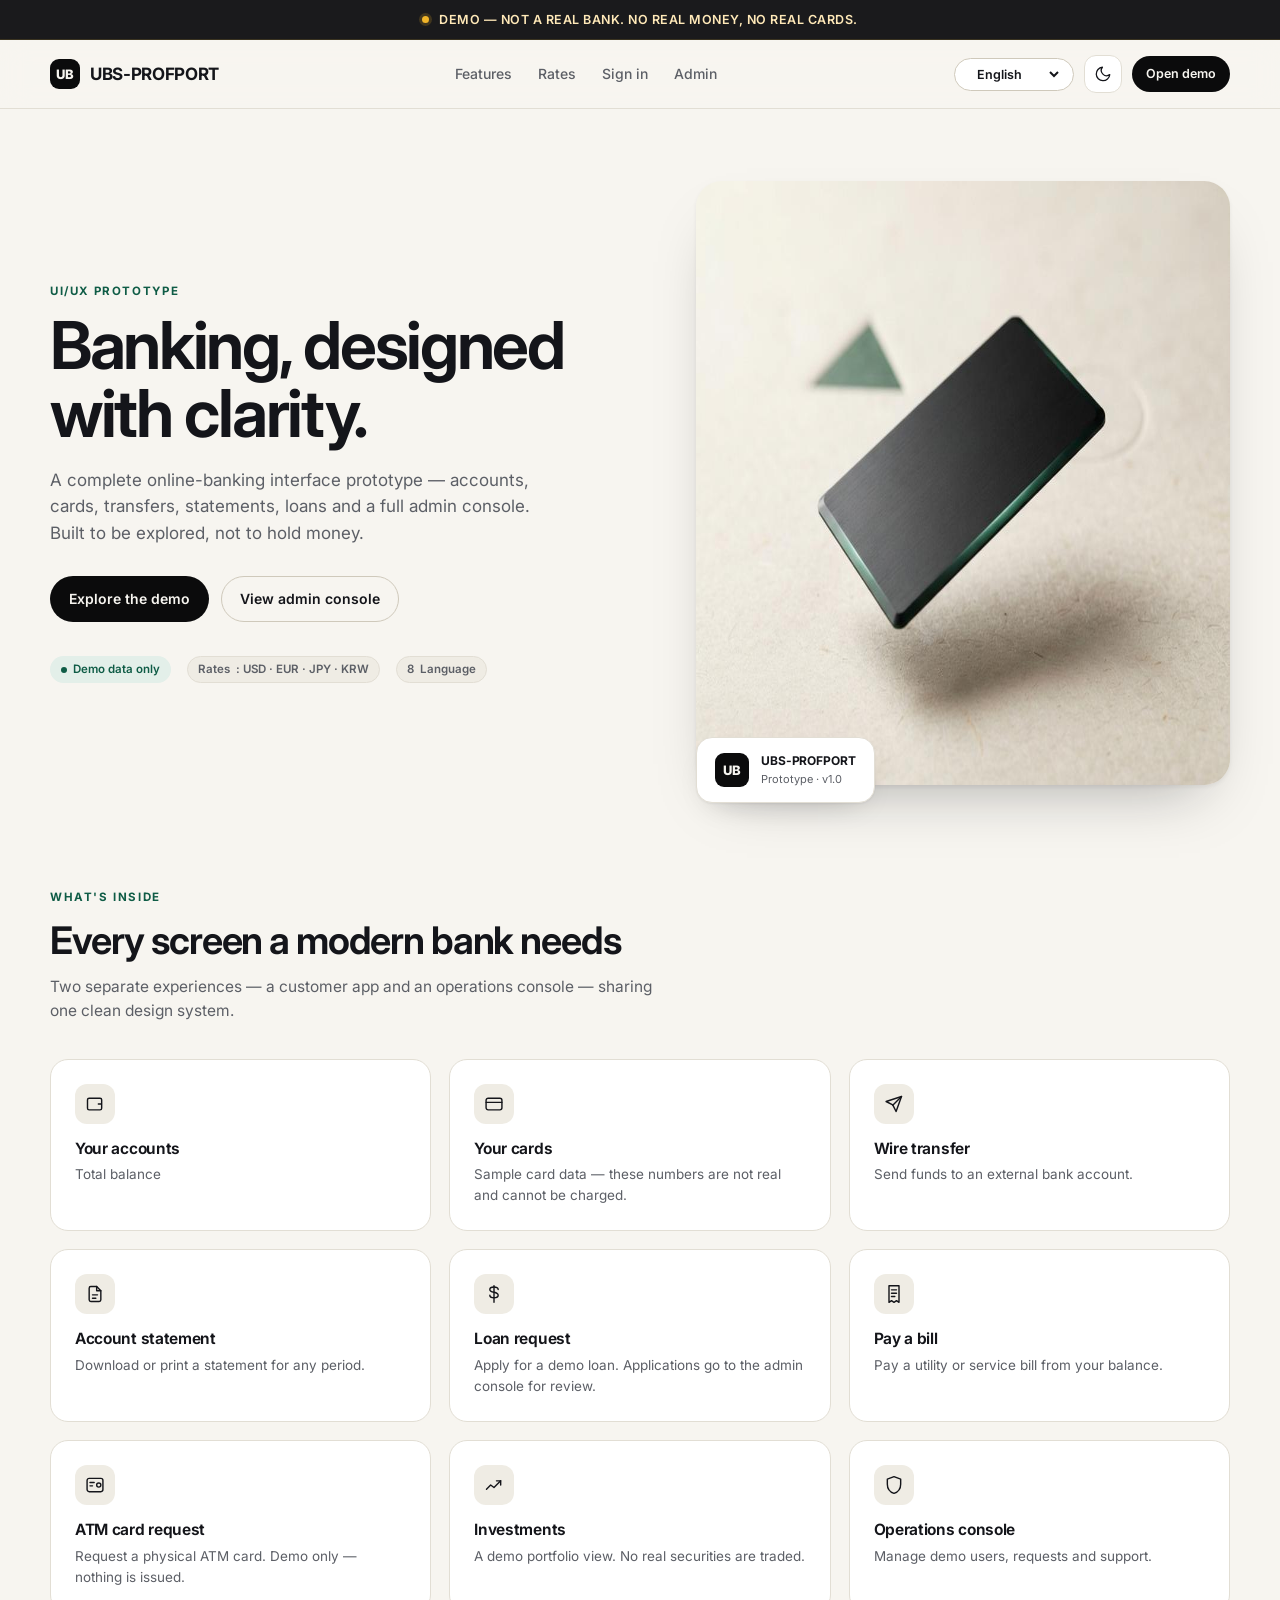
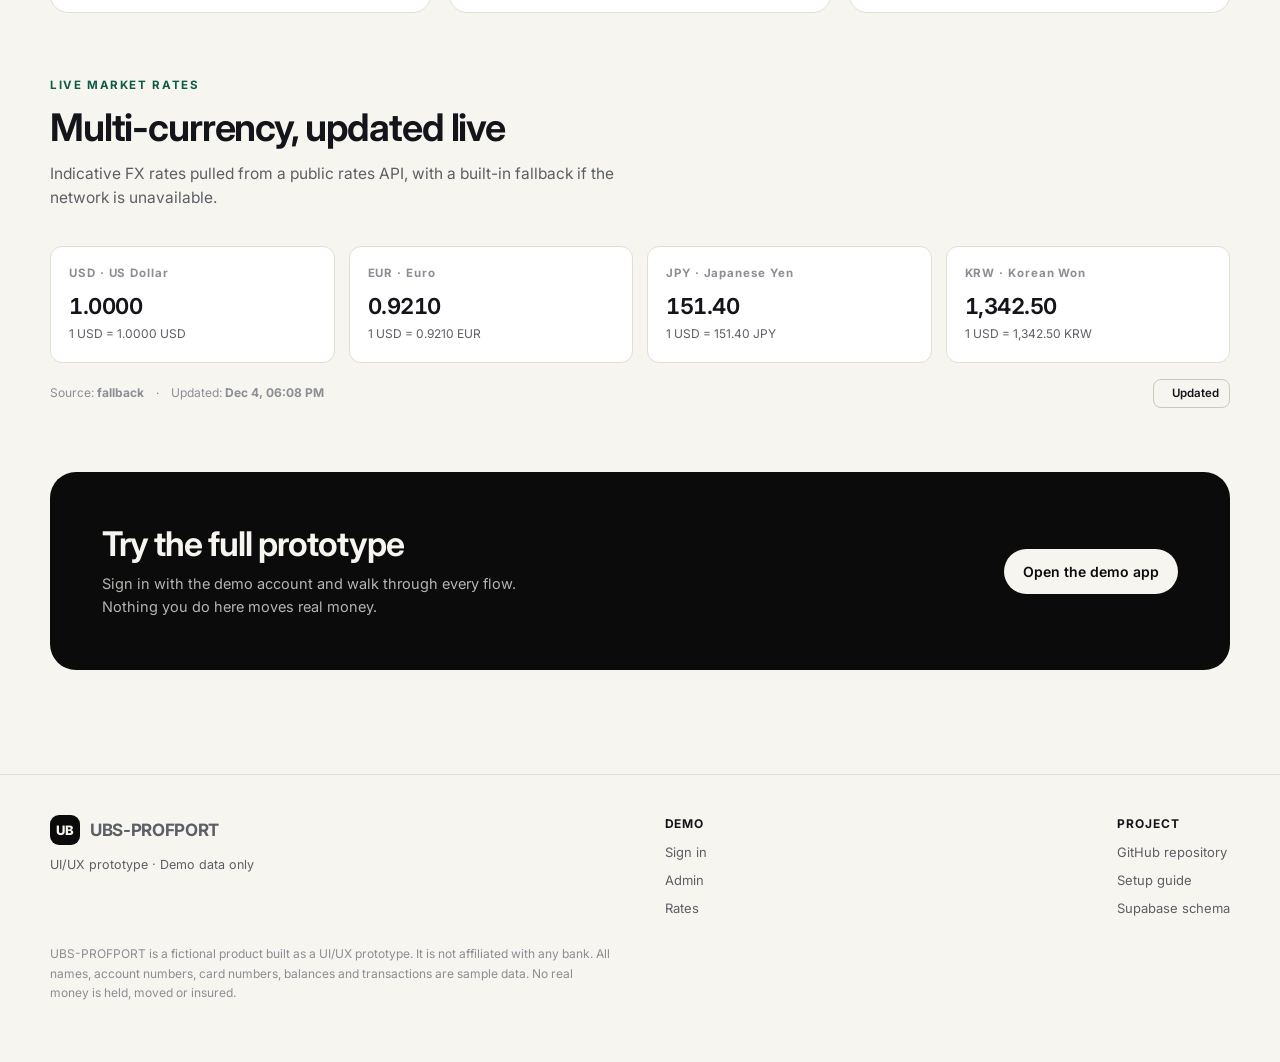
<file: index.html>
<!DOCTYPE html>
<html lang="en" data-theme="light">
<head>
<meta charset="utf-8">
<meta name="viewport" content="width=device-width, initial-scale=1">
<title>UBS-PROFPORT — Demo Online Banking Prototype</title>
<meta name="description" content="UBS-PROFPORT is a UI/UX prototype of an online banking interface. Demo only — not a real bank.">
<meta name="robots" content="noindex">
<link rel="preconnect" href="https://fonts.googleapis.com">
<link rel="preconnect" href="https://fonts.gstatic.com" crossorigin>
<link href="https://fonts.googleapis.com/css2?family=Inter:wght@400;500;600;700;800&display=swap" rel="stylesheet">
<link rel="stylesheet" href="assets/app.css">
</head>
<body>

<div class="demo-banner" role="alert">
  <span class="dot" aria-hidden="true"></span>
  <span data-i18n="banner">DEMO — not a real bank. No real money, no real cards.</span>
</div>

<header class="site-nav">
  <div class="wrap inner">
    <a class="brand" href="index.html">
      <span class="brand-mark">UB</span>
      <span>UBS-PROFPORT</span>
    </a>
    <nav class="nav-links">
      <a href="#features" data-i18n="nav.features">Features</a>
      <a href="#rates" data-i18n="nav.rates">Rates</a>
      <a href="app.html" data-i18n="nav.signin">Sign in</a>
      <a href="admin.html" data-i18n="nav.admin">Admin</a>
    </nav>
    <div class="row gap-10">
      <span id="langSlot"></span>
      <span id="themeSlot"></span>
      <a class="btn sm" href="app.html" data-i18n="nav.open">Open demo</a>
    </div>
  </div>
</header>

<main>
  <!-- HERO -->
  <section class="hero">
    <div class="wrap hero-grid">
      <div>
        <div class="eyebrow" data-i18n="hero.eyebrow">UI/UX prototype</div>
        <h1 data-i18n="hero.title">Banking, designed with clarity.</h1>
        <p class="lede" data-i18n="hero.lede">A complete online-banking interface prototype — accounts, cards, transfers, statements, loans and a full admin console. Built to be explored, not to hold money.</p>
        <div class="hero-cta">
          <a class="btn" href="app.html" data-i18n="hero.cta1">Explore the demo</a>
          <a class="btn ghost" href="admin.html" data-i18n="hero.cta2">View admin console</a>
        </div>
        <div class="row gap-16" style="margin-top:34px;flex-wrap:wrap">
          <span class="pill accent"><span class="dot"></span><span data-i18n="hero.badge">Demo data only</span></span>
          <span class="pill"><span data-i18n="nav.rates">Rates</span>: USD · EUR · JPY · KRW</span>
          <span class="pill">8 <span data-i18n="settings.language">Language</span></span>
        </div>
      </div>
      <div class="hero-visual">
        <img src="images/hero.jpg" alt="Abstract matte black demo debit card on an off-white background" width="900" height="604">
        <div class="hero-badge">
          <span class="brand-mark" style="width:34px;height:34px">UB</span>
          <div>
            <div style="font-size:12px;font-weight:700;letter-spacing:-.01em">UBS-PROFPORT</div>
            <div style="font-size:11px;color:var(--text-2)">Prototype · v1.0</div>
          </div>
        </div>
      </div>
    </div>
  </section>

  <!-- FEATURES -->
  <section class="section" id="features">
    <div class="wrap">
      <div class="section-head">
        <div class="eyebrow" data-i18n="feat.eyebrow">What's inside</div>
        <h2 data-i18n="feat.title">Every screen a modern bank needs</h2>
        <p data-i18n="feat.lede">Two separate experiences — a customer app and an operations console — sharing one clean design system.</p>
      </div>
      <div class="feature-grid" id="featureGrid"></div>
    </div>
  </section>

  <!-- RATES -->
  <section class="section" id="rates" style="padding-top:0">
    <div class="wrap">
      <div class="section-head">
        <div class="eyebrow" data-i18n="rates.eyebrow">Live market rates</div>
        <h2 data-i18n="rates.title">Multi-currency, updated live</h2>
        <p data-i18n="rates.lede">Indicative FX rates pulled from a public rates API, with a built-in fallback if the network is unavailable.</p>
      </div>
      <div class="rates-strip" id="ratesStrip"></div>
      <div class="row gap-12" style="margin-top:16px;flex-wrap:wrap;font-size:12px;color:var(--text-3)">
        <span><span data-i18n="rates.source">Source</span>: <b id="rateSource">—</b></span>
        <span>·</span>
        <span><span data-i18n="rates.updated">Updated</span>: <b id="rateUpdated">—</b></span>
        <button class="btn xs ghost" id="refreshRates" type="button" style="margin-left:auto"></button>
      </div>
    </div>
  </section>

  <!-- CTA -->
  <section class="section" style="padding-top:0">
    <div class="wrap">
      <div class="cta-band">
        <div>
          <h2 data-i18n="cta.title">Try the full prototype</h2>
          <p data-i18n="cta.lede">Sign in with the demo account and walk through every flow. Nothing you do here moves real money.</p>
        </div>
        <a class="btn" href="app.html" data-i18n="cta.btn">Open the demo app</a>
      </div>
    </div>
  </section>
</main>

<footer class="site-footer">
  <div class="wrap">
    <div class="footer-grid">
      <div style="max-width:280px">
        <div class="brand" style="margin-bottom:10px"><span class="brand-mark">UB</span><span>UBS-PROFPORT</span></div>
        <div style="font-size:12.5px;line-height:1.6">UI/UX prototype · <span data-i18n="hero.badge">Demo data only</span></div>
      </div>
      <div class="stack gap-8">
        <b style="color:var(--text);font-size:12px;text-transform:uppercase;letter-spacing:.08em">Demo</b>
        <a href="app.html" data-i18n="nav.signin">Sign in</a>
        <a href="admin.html" data-i18n="nav.admin">Admin</a>
        <a href="#rates" data-i18n="nav.rates">Rates</a>
      </div>
      <div class="stack gap-8">
        <b style="color:var(--text);font-size:12px;text-transform:uppercase;letter-spacing:.08em">Project</b>
        <a href="https://github.com/Ubnlord/UBS-PROFPORT" target="_blank" rel="noopener">GitHub repository</a>
        <a href="setup.html">Setup guide</a>
        <a href="supabase-schema.sql" download>Supabase schema</a>
      </div>
    </div>
    <p class="footer-note" data-i18n="footer.note">UBS-PROFPORT is a fictional product built as a UI/UX prototype. It is not affiliated with any bank. All names, account numbers, card numbers, balances and transactions are sample data. No real money is held, moved or insured.</p>
  </div>
</footer>

<div id="toasts"></div>
<script src="assets/config.js"></script>
<script src="assets/data.js"></script>
<script src="assets/core.js?v=4"></script>
<script src="assets/bridge.js?v=1"></script>
<script>
(function () {
  UBS.initChrome();

  document.getElementById("langSlot").innerHTML = UBS.langSelectHTML();
  document.getElementById("themeSlot").innerHTML = UBS.themeBtnHTML();
  UBS.wireLangSelect();
  UBS.wireThemeBtn();

  var FEATURES = [
    { i: "wallet", k: "dash.accounts", d: "dash.balance" },
    { i: "card", k: "cards.title", d: "cards.sub" },
    { i: "send", k: "wire.title", d: "wire.sub" },
    { i: "doc", k: "stmt.title", d: "stmt.sub" },
    { i: "loan", k: "loan.title", d: "loan.sub" },
    { i: "bill", k: "bill.title", d: "bill.sub" },
    { i: "atm", k: "atm.title", d: "atm.sub" },
    { i: "invest", k: "invest.title", d: "invest.sub" },
    { i: "shield", k: "admin.title", d: "admin.sub" }
  ];

  function renderFeatures() {
    document.getElementById("featureGrid").innerHTML = FEATURES.map(function (f) {
      return '<article class="feature"><div class="fi">' + UBS.icon(f.i) + "</div>" +
        "<h3>" + UBS.t(f.k) + "</h3><p>" + UBS.t(f.d) + "</p></article>";
    }).join("");
  }

  var CODES = ["USD", "EUR", "JPY", "KRW"];
  var NAMES = { USD: "US Dollar", EUR: "Euro", JPY: "Japanese Yen", KRW: "Korean Won" };

  function renderRates(rates) {
    var strip = document.getElementById("ratesStrip");
    strip.innerHTML = CODES.map(function (c) {
      var per = c === "USD" ? 1 : rates[c];
      var label = c === "USD" ? "1.0000" : UBS.fmtNum(per, c === "JPY" || c === "KRW" ? 2 : 4);
      return '<div class="rate-card"><div class="code">' + c + " · " + NAMES[c] + "</div>" +
        '<div class="val">' + label + "</div>" +
        '<div class="chg muted">1 USD = ' + label + " " + c + "</div></div>";
    }).join("");
    document.getElementById("rateSource").textContent = rates.source || "fallback";
    document.getElementById("rateUpdated").textContent = UBS.fmtDateTime(rates.fetchedAt || Date.now());
  }

  function loadRates() {
    var btn = document.getElementById("refreshRates");
    btn.innerHTML = UBS.icon("refresh") + " " + UBS.t("rates.updated");
    btn.disabled = true;
    UBS.fetchRates().then(function (r) {
      renderRates(r);
      btn.disabled = false;
    });
  }

  renderFeatures();
  loadRates();
  document.getElementById("refreshRates").addEventListener("click", loadRates);

  document.addEventListener("ubs:lang", function () {
    renderFeatures();
    var r = UBSData.getRates();
    if (r) renderRates(r);
    document.getElementById("refreshRates").innerHTML = UBS.icon("refresh") + " " + UBS.t("rates.updated");
  });
})();
</script>
</body>
</html>
</file>
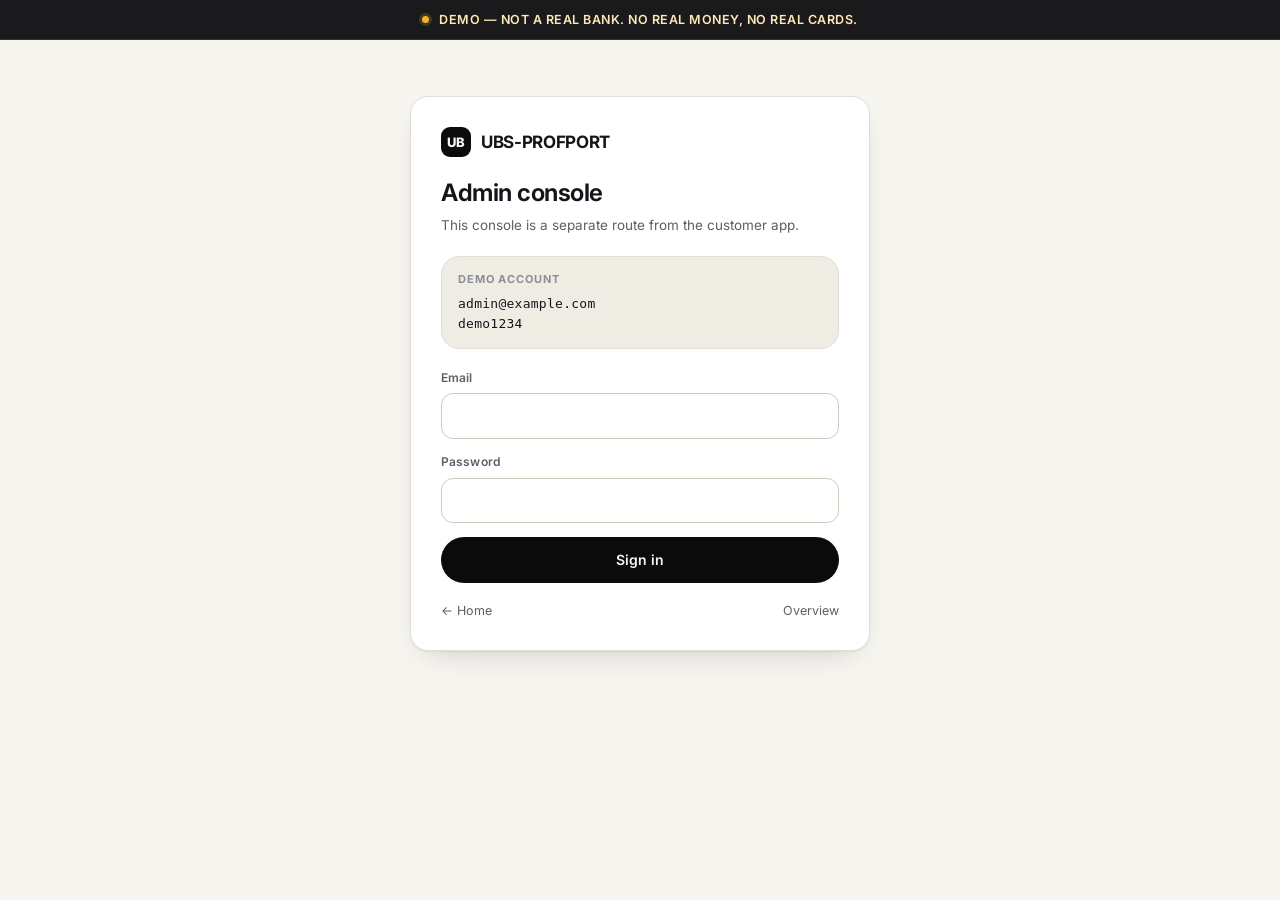
<file: admin.html>
<!DOCTYPE html>
<html lang="en" data-theme="light">
<head>
<meta charset="utf-8">
<meta name="viewport" content="width=device-width, initial-scale=1">
<title>UBS-PROFPORT — Demo Admin Console</title>
<meta name="robots" content="noindex">
<link rel="preconnect" href="https://fonts.googleapis.com">
<link rel="preconnect" href="https://fonts.gstatic.com" crossorigin>
<link href="https://fonts.googleapis.com/css2?family=Inter:wght@400;500;600;700;800&display=swap" rel="stylesheet">
<link rel="stylesheet" href="assets/app.css">
</head>
<body>

<div class="demo-banner" role="alert">
  <span class="dot" aria-hidden="true"></span>
  <span data-i18n="banner">DEMO — not a real bank. No real money, no real cards.</span>
</div>

<div class="admin-shell">

  <aside class="sidebar" id="sidebar">
    <div class="brand"><span class="brand-mark">UB</span><span>UBS-PROFPORT</span></div>
    <div style="padding:0 8px 14px"><span class="admin-tag" data-i18n="admin.youradmin">Admin console</span></div>

    <div class="side-label" data-i18n="admin.overview">Overview</div>
    <a class="side-link active" data-view="overview">${icon:grid}<span data-i18n="admin.overview">Overview</span></a>
    <a class="side-link" data-view="users">${icon:users}<span data-i18n="admin.users">Users</span></a>

    <div class="side-label" data-i18n="admin.requests">Requests</div>
    <a class="side-link" data-view="requests">${icon:doc}<span data-i18n="admin.requests">Requests</span><span class="badge" id="reqBadge">0</span></a>
    <a class="side-link" data-view="loans">${icon:loan}<span data-i18n="admin.loans">Loans</span></a>

    <div class="side-label" data-i18n="admin.inbox">Support inbox</div>
    <a class="side-link" data-view="inbox">${icon:inbox}<span data-i18n="admin.inbox">Support inbox</span><span class="badge" id="msgBadge">0</span></a>

    <div class="sidebar-foot">
      <a class="side-link" href="app.html">${icon:home}<span data-i18n="nav.home">Home</span></a>
      <a class="side-link" href="index.html">${icon:globe}<span data-i18n="nav.home">Home</span></a>
    </div>
  </aside>

  <main class="main">
    <div class="mobile-topbar">
      <button class="icon-btn" id="menuBtn" aria-label="Menu">${icon:menu}</button>
      <div class="brand" style="font-size:15px"><span class="brand-mark" style="width:26px;height:26px;font-size:11px">UB</span><span>Admin</span></div>
      <div class="row gap-8"><span id="langSlotM"></span><span id="themeSlotM"></span></div>
    </div>

    <div class="topbar">
      <div>
        <h1 id="pageTitle" data-i18n="admin.title">Operations console</h1>
        <div class="sub" id="pageSub" data-i18n="admin.separate">This console is a separate route from the customer app.</div>
      </div>
      <div class="topbar-actions">
        <span id="langSlot"></span>
        <span id="themeSlot"></span>
        <button class="btn sm" id="createUserBtn">${icon:plus}<span data-i18n="admin.createuser">Create user</span></button>
      </div>
    </div>

    <!-- OVERVIEW -->
    <section class="view active" id="view-overview">
      <div class="stat-grid" style="margin-bottom:18px">
        <div class="stat"><div class="k" data-i18n="admin.totalusers">Total users</div><div class="v" id="stUsers">—</div></div>
        <div class="stat"><div class="k" data-i18n="admin.totalbal">Total balances</div><div class="v" id="stBal">—</div></div>
        <div class="stat"><div class="k" data-i18n="admin.pendingreq">Pending requests</div><div class="v" id="stReq">—</div></div>
        <div class="stat"><div class="k" data-i18n="admin.openmsgs">Open messages</div><div class="v" id="stMsg">—</div></div>
      </div>
      <div class="grid-2">
        <div class="card">
          <div class="card-title" style="margin-bottom:12px" data-i18n="admin.users">Users</div>
          <div class="table-wrap"><table class="tbl"><thead><tr>
            <th data-i18n="admin.user">User</th><th data-i18n="admin.balance">Balance</th><th data-i18n="common.status">Status</th>
          </tr></thead><tbody id="ovUsers"></tbody></table></div>
        </div>
        <div class="card">
          <div class="card-title" style="margin-bottom:12px" data-i18n="admin.pendingreq">Pending requests</div>
          <div class="table-wrap"><table class="tbl"><tbody id="ovReq"></tbody></table></div>
        </div>
      </div>
    </section>

    <!-- USERS -->
    <section class="view" id="view-users">
      <div class="card">
        <div class="spread" style="margin-bottom:14px;flex-wrap:wrap">
          <div class="card-title" data-i18n="admin.users">Users</div>
          <div class="row gap-8">
            <input class="input" id="userSearch" data-i18n-ph="common.search" placeholder="Search" style="width:200px;padding:8px 12px">
            <button class="btn sm" id="createUserBtn2">${icon:plus}<span data-i18n="admin.createuser">Create user</span></button>
          </div>
        </div>
        <div class="table-wrap">
          <table class="tbl"><thead><tr>
            <th data-i18n="admin.user">User</th><th data-i18n="admin.acct">Account</th>
            <th data-i18n="admin.balance">Balance</th><th data-i18n="common.status">Status</th>
            <th data-i18n="common.actions">Actions</th>
          </tr></thead><tbody id="usersTable"></tbody></table>
        </div>
      </div>
    </section>

    <!-- REQUESTS -->
    <section class="view" id="view-requests">
      <div class="card">
        <div class="spread" style="margin-bottom:14px;flex-wrap:wrap">
          <div class="card-title" data-i18n="admin.requests">Requests</div>
          <div class="tabs" style="border:0;margin:0">
            <button class="tab active" data-reqfilter="all" data-i18n="common.all">All</button>
            <button class="tab" data-reqfilter="pending" data-i18n="common.pending">Pending</button>
            <button class="tab" data-reqfilter="approved" data-i18n="common.approved">Approved</button>
            <button class="tab" data-reqfilter="rejected" data-i18n="common.rejected">Rejected</button>
          </div>
        </div>
        <div class="table-wrap">
          <table class="tbl"><thead><tr>
            <th data-i18n="admin.user">User</th><th data-i18n="admin.kind">Type</th>
            <th data-i18n="common.amount">Amount</th><th data-i18n="common.date">Date</th>
            <th data-i18n="common.status">Status</th><th data-i18n="common.actions">Actions</th>
          </tr></thead><tbody id="reqTable"></tbody></table>
        </div>
      </div>
    </section>

    <!-- LOANS -->
    <section class="view" id="view-loans">
      <div class="card">
        <div class="card-title" style="margin-bottom:14px" data-i18n="admin.loans">Loans</div>
        <div class="table-wrap">
          <table class="tbl"><thead><tr>
            <th data-i18n="admin.user">User</th><th data-i18n="common.amount">Amount</th>
            <th data-i18n="loan.purpose">Purpose</th><th data-i18n="common.status">Status</th>
            <th data-i18n="common.actions">Actions</th>
          </tr></thead><tbody id="loanTable"></tbody></table>
        </div>
      </div>
    </section>

    <!-- INBOX -->
    <section class="view" id="view-inbox">
      <div class="grid-2">
        <div class="card">
          <div class="card-title" style="margin-bottom:12px" data-i18n="admin.inbox">Support inbox</div>
          <div class="stack gap-8" id="inboxList"></div>
        </div>
        <div class="card" id="inboxDetail">
          <div class="empty">—</div>
        </div>
      </div>
    </section>
  </main>
</div>

<div id="toasts"></div>
<script src="assets/config.js"></script>
<script src="assets/data.js"></script>
<script src="assets/core.js?v=4"></script>
<script src="assets/bridge.js?v=1"></script>
<script>
(function () {
  UBS.initChrome();

  document.body.innerHTML = document.body.innerHTML.replace(/\$\{icon:([a-zA-Z]+)\}/g, function (_, n) { return UBS.icon(n); });

  function mountChrome() {
    ["langSlot", "langSlotM"].forEach(function (id) {
      var el = document.getElementById(id);
      if (el) el.innerHTML = UBS.langSelectHTML();
    });
    ["themeSlot", "themeSlotM"].forEach(function (id) {
      var el = document.getElementById(id);
      if (el) el.innerHTML = UBS.themeBtnHTML();
    });
    UBS.wireLangSelect();
    UBS.wireThemeBtn();
  }

  var TITLES = {
    overview: ["admin.title", "admin.separate"], users: ["admin.users", "admin.sub"],
    requests: ["admin.requests", "admin.sub"], loans: ["admin.loans", "admin.sub"],
    inbox: ["admin.inbox", "admin.sub"]
  };
  var reqFilter = "all";
  var selectedThread = null;

  function go(view) {
    document.querySelectorAll(".view").forEach(function (v) { v.classList.remove("active"); });
    var el = document.getElementById("view-" + view);
    if (el) el.classList.add("active");
    document.querySelectorAll(".side-link[data-view]").forEach(function (a) {
      a.classList.toggle("active", a.getAttribute("data-view") === view);
    });
    var tt = TITLES[view] || TITLES.overview;
    document.getElementById("pageTitle").textContent = UBS.t(tt[0]);
    document.getElementById("pageSub").textContent = UBS.t(tt[1]);
    closeSidebar();
    renderAll();
  }
  document.addEventListener("click", function (e) {
    var a = e.target.closest("[data-view]");
    if (a) go(a.getAttribute("data-view"));
  });

  function closeSidebar() {
    document.getElementById("sidebar").classList.remove("open");
    var s = document.querySelector(".scrim");
    if (s) s.remove();
  }
  document.getElementById("menuBtn").addEventListener("click", function () {
    document.getElementById("sidebar").classList.add("open");
    var scrim = document.createElement("div");
    scrim.className = "scrim";
    scrim.addEventListener("click", closeSidebar);
    document.body.appendChild(scrim);
  });

  function allRequests() {
    var out = [];
    UBS.db().users.forEach(function (u) {
      (u.requests || []).forEach(function (r) { out.push(Object.assign({ userId: u.id, userName: u.name, currency: u.currency }, r)); });
    });
    return out.sort(function (a, b) { return b.date - a.date; });
  }
  function allLoans() {
    var out = [];
    UBS.db().users.forEach(function (u) {
      (u.loans || []).forEach(function (l) { out.push(Object.assign({ userId: u.id, userName: u.name, currency: u.currency, isLoan: true }, l)); });
      (u.requests || []).filter(function (r) { return r.kind === "loan"; }).forEach(function (l) {
        out.push(Object.assign({ userId: u.id, userName: u.name, currency: u.currency, isLoan: true, isRequest: true }, l));
      });
    });
    return out.sort(function (a, b) { return b.date - a.date; });
  }
  function openMessages() {
    var n = 0;
    UBS.db().users.forEach(function (u) {
      var m = u.messages || [];
      if (m.length && m[m.length - 1].from === "user") n++;
    });
    return n;
  }

  function renderStats() {
    var d = UBS.db();
    document.getElementById("stUsers").textContent = d.users.length;
    var total = d.users.reduce(function (s, u) { return s + UBS.convert(u.balance, u.currency, "USD", d.rates || UBS.FALLBACK); }, 0);
    document.getElementById("stBal").textContent = UBS.fmtMoney(total, "USD");
    var pend = allRequests().filter(function (r) { return r.status === "pending"; }).length;
    document.getElementById("stReq").textContent = pend;
    document.getElementById("stMsg").textContent = openMessages();
    document.getElementById("reqBadge").textContent = pend;
    document.getElementById("msgBadge").textContent = openMessages();
  }

  function renderOverview() {
    var d = UBS.db();
    document.getElementById("ovUsers").innerHTML = d.users.slice(0, 5).map(function (u) {
      return "<tr><td><div class='user-cell'><div class='avatar'>" + UBS.initials(u.name) + "</div><div><div style='font-weight:600;font-size:13px'>" + u.name + "</div><div class='dim' style='font-size:11px'>" + u.email + "</div></div></div></td>" +
        "<td>" + UBS.fmtMoney(u.balance, u.currency) + "</td><td>" + UBS.statusPill(u.status) + "</td></tr>";
    }).join("");
    var pend = allRequests().filter(function (r) { return r.status === "pending"; }).slice(0, 6);
    document.getElementById("ovReq").innerHTML = pend.length ? pend.map(function (r) {
      return "<tr><td><div style='font-size:13px;font-weight:600'>" + r.userName + "</div><div class='dim' style='font-size:11px'>" + UBS.t("admin." + r.kind) + "</div></td>" +
        "<td style='text-align:right'>" + (r.amount ? UBS.fmtMoney(r.amount, r.currency) : "—") + "</td></tr>";
    }).join("") : '<tr><td class="empty">' + UBS.t("admin.norequests") + "</td></tr>";
  }

  function renderUsers() {
    var q = (document.getElementById("userSearch").value || "").toLowerCase();
    var users = UBS.db().users.filter(function (u) {
      return !q || u.name.toLowerCase().indexOf(q) >= 0 || u.email.toLowerCase().indexOf(q) >= 0;
    });
    document.getElementById("usersTable").innerHTML = users.map(function (u) {
      var actions = "";
      if (u.status === "active") {
        actions += '<button class="btn xs ghost" data-act="suspend" data-uid="' + u.id + '">' + UBS.t("admin.suspend") + "</button>";
        actions += '<button class="btn xs ghost" data-act="block" data-uid="' + u.id + '">' + UBS.t("admin.block") + "</button>";
      } else {
        actions += '<button class="btn xs ghost" data-act="activate" data-uid="' + u.id + '">' + UBS.t("admin.activate") + "</button>";
      }
      actions += '<button class="btn xs ghost" data-act="fund" data-uid="' + u.id + '">' + UBS.t("admin.fund") + "</button>";
      actions += '<button class="btn xs ghost" data-act="withdraw" data-uid="' + u.id + '">' + UBS.t("admin.withdraw") + "</button>";
      actions += '<button class="btn xs ghost" data-act="edit" data-uid="' + u.id + '">' + UBS.t("admin.edituser") + "</button>";
      return "<tr><td><div class='user-cell'><div class='avatar'>" + UBS.initials(u.name) + "</div><div><div style='font-weight:600;font-size:13px'>" + u.name + "</div><div class='dim' style='font-size:11px'>" + u.email + "</div></div></div></td>" +
        "<td class='mono' style='font-size:12px'>" + u.accountNumber + "</td>" +
        "<td style='font-weight:600'>" + UBS.fmtMoney(u.balance, u.currency) + "</td>" +
        "<td>" + UBS.statusPill(u.status) + "</td>" +
        "<td><div class='row-actions'>" + actions + "</div></td></tr>";
    }).join("") || '<tr><td colspan="5" class="empty">—</td></tr>';
  }

  function renderRequests() {
    var list = allRequests().filter(function (r) { return reqFilter === "all" || r.status === reqFilter; });
    document.getElementById("reqTable").innerHTML = list.map(function (r) {
      var actions = r.status === "pending"
        ? '<button class="btn xs" data-req="approve" data-uid="' + r.userId + '" data-rid="' + r.id + '">' + UBS.t("common.approve") + "</button>" +
          '<button class="btn xs ghost" data-req="reject" data-uid="' + r.userId + '" data-rid="' + r.id + '">' + UBS.t("common.reject") + "</button>"
        : '<span class="dim" style="font-size:12px">—</span>';
      return "<tr><td><div style='font-weight:600;font-size:13px'>" + r.userName + "</div><div class='dim' style='font-size:11px'>" + (r.note || "") + "</div></td>" +
        "<td>" + UBS.t("admin." + r.kind) + "</td>" +
        "<td>" + (r.amount ? UBS.fmtMoney(r.amount, r.currency) : "—") + "</td>" +
        "<td class='muted'>" + UBS.fmtDate(r.date) + "</td>" +
        "<td>" + UBS.statusPill(r.status) + "</td>" +
        "<td><div class='row-actions'>" + actions + "</div></td></tr>";
    }).join("") || '<tr><td colspan="6" class="empty">' + UBS.t("admin.norequests") + "</td></tr>";
  }

  function renderLoans() {
    var list = allLoans();
    document.getElementById("loanTable").innerHTML = list.map(function (l) {
      var actions = l.status === "pending"
        ? '<button class="btn xs" data-loan="approve" data-uid="' + l.userId + '" data-lid="' + l.id + '" data-isreq="' + (l.isRequest ? 1 : 0) + '">' + UBS.t("common.approve") + "</button>" +
          '<button class="btn xs ghost" data-loan="reject" data-uid="' + l.userId + '" data-lid="' + l.id + '" data-isreq="' + (l.isRequest ? 1 : 0) + '">' + UBS.t("common.reject") + "</button>"
        : '<span class="dim" style="font-size:12px">—</span>';
      return "<tr><td style='font-weight:600;font-size:13px'>" + l.userName + "</td>" +
        "<td>" + UBS.fmtMoney(l.amount, l.currency) + "</td>" +
        "<td class='muted'>" + (l.purpose || l.note || "—") + "</td>" +
        "<td>" + UBS.statusPill(l.status) + "</td>" +
        "<td><div class='row-actions'>" + actions + "</div></td></tr>";
    }).join("") || '<tr><td colspan="5" class="empty">—</td></tr>';
  }

  function renderInbox() {
    var users = UBS.db().users.filter(function (u) { return (u.messages || []).length; });
    document.getElementById("inboxList").innerHTML = users.map(function (u) {
      var last = u.messages[u.messages.length - 1];
      var unread = last.from === "user";
      return '<button class="side-link" data-thread="' + u.id + '" style="width:100%;text-align:left;' + (selectedThread === u.id ? "background:var(--paper-3)" : "") + '">' +
        '<div class="avatar">' + UBS.initials(u.name) + "</div>" +
        '<div style="flex:1;min-width:0"><div style="font-size:13px;font-weight:600">' + u.name + "</div>" +
        '<div class="dim" style="font-size:11.5px;white-space:nowrap;overflow:hidden;text-overflow:ellipsis">' + escapeHtml(last.text) + "</div></div>" +
        (unread ? '<span class="badge" style="background:var(--danger);color:#fff;font-size:10px;padding:1px 6px;border-radius:999px">1</span>' : "") +
        "</button>";
    }).join("") || '<div class="empty">' + UBS.t("admin.nomessages") + "</div>";

    var detail = document.getElementById("inboxDetail");
    if (!selectedThread) { detail.innerHTML = '<div class="empty">' + UBS.t("admin.nomessages") + "</div>"; return; }
    var u = UBS.db().users.filter(function (x) { return x.id === selectedThread; })[0];
    if (!u) { detail.innerHTML = '<div class="empty">—</div>'; return; }
    detail.innerHTML =
      '<div class="spread" style="margin-bottom:12px"><div class="user-cell"><div class="avatar lg">' + UBS.initials(u.name) + "</div>" +
      "<div><div style='font-weight:650'>" + u.name + "</div><div class='dim' style='font-size:12px'>" + u.email + "</div></div></div>" +
      UBS.statusPill(u.status) + "</div>" +
      '<div class="thread" id="adminThread">' + u.messages.map(function (m) {
        return '<div class="msg ' + (m.from === "user" ? "admin" : "user") + '">' + escapeHtml(m.text) +
          '<div class="meta">' + (m.from === "user" ? u.name : "You") + " · " + UBS.fmtDateTime(m.date) + "</div></div>";
      }).join("") + "</div>" +
      '<form id="replyForm" class="row gap-10" style="margin-top:16px">' +
      '<input class="input" id="replyInput" data-i18n-ph="support.placeholder" placeholder="Write a message…" required>' +
      '<button class="btn" type="submit">' + UBS.t("admin.sendreply") + "</button></form>";
    var th = document.getElementById("adminThread");
    th.scrollTop = th.scrollHeight;
    document.getElementById("replyForm").addEventListener("submit", function (e) {
      e.preventDefault();
      var v = document.getElementById("replyInput").value.trim();
      if (!v) return;
      UBS.addMessage(u.id, "admin", v).then(function () {
        UBS.toast(UBS.t("toast.replied"));
        renderInbox();
        renderStats();
      });
    });
  }

  function escapeHtml(s) {
    return String(s).replace(/[&<>"']/g, function (c) {
      return { "&": "&amp;", "<": "&lt;", ">": "&gt;", '"': "&quot;", "'": "&#39;" }[c];
    });
  }

  function renderAll() {
    renderStats();
    renderOverview();
    renderUsers();
    renderRequests();
    renderLoans();
    renderInbox();
  }

  /* ---------- admin auth gate ---------- */
  function showGate(msg) {
    var shell = document.querySelector(".admin-shell");
    if (shell) shell.style.display = "none";
    var old = document.getElementById("adminGate");
    if (old) old.remove();
    var g = document.createElement("div");
    g.id = "adminGate";
    g.className = "wrap-narrow";
    g.style.padding = "56px 0 80px";
    g.innerHTML =
      '<div class="card pad-lg" style="max-width:460px;margin:0 auto">' +
      '<div class="brand" style="margin-bottom:22px"><span class="brand-mark">UB</span><span>UBS-PROFPORT</span></div>' +
      '<h1 style="font-size:24px">' + UBS.t("admin.youradmin") + '</h1>' +
      '<p class="muted" style="font-size:13.5px;margin-top:8px">' + UBS.t("admin.separate") + '</p>' +
      '<div class="card flat" style="background:var(--paper-3);margin:20px 0;padding:14px 16px">' +
      '<div style="font-size:11px;font-weight:700;letter-spacing:.08em;text-transform:uppercase;color:var(--text-3)">' + UBS.t("login.demo") + '</div>' +
      '<div class="mono" style="font-size:13px;margin-top:6px">admin@example.com</div>' +
      '<div class="mono" style="font-size:13px">demo1234</div></div>' +
      '<form id="adminLoginForm" class="stack" style="gap:14px">' +
      '<div class="field"><label>' + UBS.t("common.email") + '</label><input class="input" id="aEmail" type="email" required></div>' +
      '<div class="field"><label>' + UBS.t("common.password") + '</label><input class="input" id="aPass" type="password" required></div>' +
      '<div id="aErr" class="pill danger' + (msg ? "" : " hide") + '" style="justify-content:center">' + (msg || "") + '</div>' +
      '<button class="btn block" type="submit">' + UBS.t("common.signin") + '</button></form>' +
      '<div class="row gap-10" style="margin-top:18px;justify-content:space-between">' +
      '<a href="index.html" style="font-size:12.5px;color:var(--text-2)">\u2190 ' + UBS.t("nav.home") + '</a>' +
      '<a href="app.html" style="font-size:12.5px;color:var(--text-2)">' + UBS.t("nav.overview") + '</a></div></div>';
    document.body.appendChild(g);
    document.getElementById("adminLoginForm").addEventListener("submit", function (e) {
      e.preventDefault();
      var err = document.getElementById("aErr");
      err.classList.add("hide");
      UBS.login(document.getElementById("aEmail").value, document.getElementById("aPass").value).then(function (r) {
        if (!r.ok) {
          err.classList.remove("hide");
          err.textContent = UBS.t(r.error === "blocked" ? "login.blocked" : "login.error");
          return;
        }
        if (!UBS.isAdmin()) {
          UBS.logout();
          err.classList.remove("hide");
          err.textContent = "This account is not an administrator.";
          return;
        }
        g.remove();
        if (shell) shell.style.display = "";
        mountChrome();
        renderAll();
        go("overview");
      });
    });
  }

  function start() {
    if (!UBSData.session()) { showGate(); return; }
    UBS.reload().then(function () {
      if (!UBS.isAdmin()) { showGate("This account is not an administrator."); return; }
      mountChrome();
      renderAll();
      go("overview");
    }).catch(function () { showGate(); });
  }

  /* ---------- actions ---------- */
  document.addEventListener("click", function (e) {
    var b = e.target.closest("[data-act]");
    if (b) {
      var uid = b.getAttribute("data-uid");
      var act = b.getAttribute("data-act");
      var u = UBS.db().users.filter(function (x) { return x.id === uid; })[0];
      if (!u) return;
      if (act === "edit") { openEditUser(u); return; }
      if (act === "suspend") { UBS.updateUser(uid, { status: "suspended" }).then(function () { UBS.toast(UBS.t("toast.updated")); renderAll(); }); }
      if (act === "block") { UBS.updateUser(uid, { status: "blocked" }).then(function () { UBS.toast(UBS.t("toast.updated")); renderAll(); }); }
      if (act === "activate") { UBS.updateUser(uid, { status: "active" }).then(function () { UBS.toast(UBS.t("toast.updated")); renderAll(); }); }
      if (act === "fund" || act === "withdraw") {
        UBS.modal({
          title: (act === "fund" ? UBS.t("admin.fund") : UBS.t("admin.withdraw")) + " — " + u.name,
          sub: UBS.t("admin.balance") + ": " + UBS.fmtMoney(u.balance, u.currency),
          body: '<div class="field"><label>' + UBS.t("common.amount") + " (" + u.currency + ')</label><input class="input" id="amtInput" type="number" min="0.01" step="0.01" autofocus></div>',
          confirmText: UBS.t("common.confirm"),
          onConfirm: function (back) {
            var amt = parseFloat(back.querySelector("#amtInput").value) || 0;
            if (amt <= 0) return false;
            if (act === "withdraw" && amt > u.balance) { UBS.toast(UBS.t("toast.insufficient"), "error"); return false; }
            var nb = act === "fund" ? u.balance + amt : u.balance - amt;
            UBS.updateUser(uid, { balance: nb })
              .then(function () { return UBS.addTransaction(uid, { type: act === "fund" ? "credit" : "debit", desc: act === "fund" ? "Admin credit (demo)" : "Admin debit (demo)", amount: amt, currency: u.currency }); })
              .then(function () { UBS.toast(UBS.t("toast.updated")); renderAll(); });
          }
        });
      }
      return;
    }

    var rq = e.target.closest("[data-req]");
    if (rq) {
      var uid2 = rq.getAttribute("data-uid"), rid = rq.getAttribute("data-rid"), decision = rq.getAttribute("data-req");
      var d = UBS.db();
      var u2 = d.users.filter(function (x) { return x.id === uid2; })[0];
      var req = (u2.requests || []).filter(function (r) { return r.id === rid; })[0];
      if (!req) return;
      var newStatus = decision === "approve" ? "approved" : "rejected";
      var patch = {};
      if (decision === "approve" && req.kind === "deposit") patch.balance = u2.balance + req.amount;
      if (decision === "approve" && req.kind === "withdrawal") patch.balance = Math.max(0, u2.balance - req.amount);
      UBSData.updateRequest(rid, newStatus)
        .then(function () { return Object.keys(patch).length ? UBS.updateUser(uid2, patch) : null; })
        .then(function () {
          if (decision === "approve" && req.amount) {
            return UBS.addTransaction(uid2, { type: req.kind === "deposit" ? "credit" : "debit", desc: "Request approved — " + req.kind, amount: req.amount, currency: u2.currency });
          }
        })
        .then(function () { UBS.toast(UBS.t("toast.updated")); renderAll(); });
      return;
    }

    var ln = e.target.closest("[data-loan]");
    if (ln) {
      var uid3 = ln.getAttribute("data-uid"), lid = ln.getAttribute("data-lid");
      var isReq = ln.getAttribute("data-isreq") === "1";
      var decision2 = ln.getAttribute("data-loan");
      var d3 = UBS.db();
      var u3 = d3.users.filter(function (x) { return x.id === uid3; })[0];
      var newStatus2 = decision2 === "approve" ? "approved" : "rejected";
      var job = isReq ? UBSData.updateRequest(lid, newStatus2) : UBSData.updateLoan(lid, newStatus2);
      job.then(function () { UBS.toast(UBS.t("toast.updated")); renderAll(); });
      return;
    }

    var th = e.target.closest("[data-thread]");
    if (th) { selectedThread = th.getAttribute("data-thread"); renderInbox(); return; }

    var rf = e.target.closest("[data-reqfilter]");
    if (rf) {
      reqFilter = rf.getAttribute("data-reqfilter");
      document.querySelectorAll("[data-reqfilter]").forEach(function (x) { x.classList.toggle("active", x === rf); });
      renderRequests();
    }
  });

  document.getElementById("userSearch").addEventListener("input", renderUsers);

  function openCreateUser() {
    UBS.modal({
      title: UBS.t("admin.newuser"),
      sub: UBS.t("admin.newusersub"),
      body:
        '<div class="form-grid">' +
        '<div class="field full"><label>' + UBS.t("admin.name") + '</label><input class="input" id="nuName" required></div>' +
        '<div class="field full"><label>' + UBS.t("common.email") + '</label><input class="input" id="nuEmail" type="email" required></div>' +
        '<div class="field"><label>' + UBS.t("admin.phone") + '</label><input class="input" id="nuPhone" type="tel"></div>' +
        '<div class="field"><label>' + UBS.t("admin.country") + '</label><input class="input" id="nuCountry"></div>' +
        '<div class="field"><label>' + UBS.t("admin.opening") + '</label><input class="input" id="nuBal" type="number" min="0" step="0.01" value="0"></div>' +
        '<div class="field"><label>' + UBS.t("admin.currency") + '</label><select class="input" id="nuCur">' + UBS.currencyOptions("USD") + '</select></div>' +
        '<div class="field"><label>' + UBS.t("admin.accounttype") + '</label><select class="input" id="nuType"><option value="checking">' + UBS.t("internal.checking") + '</option><option value="savings">' + UBS.t("internal.savings") + '</option></select></div>' +
        '<div class="field"><label>' + UBS.t("admin.issuecard") + '</label><label class="row gap-8" style="align-items:center;font-size:13px"><input type="checkbox" id="nuCard" checked> ' + UBS.t("admin.issuecard") + '</label></div>' +
        "</div>",
      confirmText: UBS.t("admin.createuser"),
      onConfirm: function (back) {
        var name = back.querySelector("#nuName").value.trim();
        var email = back.querySelector("#nuEmail").value.trim();
        if (!name || !email) return false;
        var d = UBS.db();
        if (d.users.some(function (u) { return u.email.toLowerCase() === email.toLowerCase(); })) {
          UBS.toast("Email already exists", "error"); return false;
        }
        UBSData.createProfile({
          name: name,
          email: email,
          phone: back.querySelector("#nuPhone").value.trim(),
          country: back.querySelector("#nuCountry").value.trim(),
          balance: parseFloat(back.querySelector("#nuBal").value) || 0,
          currency: back.querySelector("#nuCur").value,
          accountType: back.querySelector("#nuType").value,
          issueCard: !!back.querySelector("#nuCard").checked
        }).then(function () {
          UBS.toast(UBS.t("toast.created"));
          return UBS.reload();
        }).then(renderAll).catch(function (err) {
          UBS.toast((err && err.message) || "Could not create user", "error");
        });
      }
    });
  }
  document.getElementById("createUserBtn").addEventListener("click", openCreateUser);
  document.getElementById("createUserBtn2").addEventListener("click", openCreateUser);

  /* ---------- edit user: details, currency, account number, cards ---------- */
  function openEditUser(u) {
    UBS.modal({
      title: UBS.t("admin.edituser") + " \u2014 " + u.name,
      sub: UBS.t("admin.editusersub"),
      body:
        '<div class="form-grid">' +
        '<div class="field full"><label>' + UBS.t("admin.name") + '</label><input class="input" id="euName" value="' + escapeHtml(u.name) + '"></div>' +
        '<div class="field"><label>' + UBS.t("admin.phone") + '</label><input class="input" id="euPhone" type="tel" value="' + escapeHtml(u.phone || "") + '"></div>' +
        '<div class="field"><label>' + UBS.t("admin.country") + '</label><input class="input" id="euCountry" value="' + escapeHtml(u.country || "") + '"></div>' +
        '<div class="field full"><label>' + UBS.t("admin.address") + '</label><input class="input" id="euAddress" value="' + escapeHtml(u.address || "") + '"></div>' +
        '<div class="field"><label>' + UBS.t("admin.accountnumber") + '</label><input class="input mono" id="euAcct" value="' + escapeHtml(u.accountNumber) + '"></div>' +
        '<div class="field"><label>' + UBS.t("admin.currency") + '</label><select class="input" id="euCur">' + UBS.currencyOptions(u.currency) + '</select></div>' +
        "</div>" +
        '<p class="dim" style="font-size:12px;margin:12px 0 0">' + UBS.t("admin.convertnote") + "</p>" +
        '<div style="margin-top:14px"><div class="card-title" style="font-size:13px;margin-bottom:8px">' + UBS.t("admin.cards") + "</div>" +
        ((u.cards && u.cards.length)
          ? u.cards.map(function (c) {
              return '<div class="spread" style="padding:8px 0;border-top:1px solid var(--line)"><div><div class="mono" style="font-size:12px">' + c.number + '</div>' +
                '<div class="dim" style="font-size:11px">' + c.type + " \u00b7 " + c.expiry + "</div></div>" +
                UBS.statusPill(c.status) + "</div>";
            }).join("")
          : '<div class="empty">' + UBS.t("admin.nocards") + "</div>") +
        '<button class="btn xs ghost" id="euIssue" style="margin-top:10px">' + UBS.t("admin.issuecardbtn") + "</button></div>",
      confirmText: UBS.t("common.save"),
      onOpen: function (back) {
        back.querySelector("#euIssue").addEventListener("click", function () {
          UBS.issueCard(u.id, "debit").then(function () {
            UBS.toast(UBS.t("admin.cardissued"));
            back.remove();
            renderAll();
          }).catch(function (err) { UBS.toast((err && err.message) || "Could not issue card", "error"); });
        });
        back.querySelector("#euAcct").addEventListener("input", function () {
          /* keep the input to digits, spaces and dashes */
          this.value = this.value.replace(/[^\d \-]/g, "");
        });
      },
      onConfirm: function (back) {
        var name = back.querySelector("#euName").value.trim();
        if (!name) return false;
        var newCur = back.querySelector("#euCur").value;
        var newAcct = back.querySelector("#euAcct").value.trim();
        var jobs = [
          UBS.saveProfile(u.id, {
            name: name,
            phone: back.querySelector("#euPhone").value.trim(),
            country: back.querySelector("#euCountry").value.trim(),
            address: back.querySelector("#euAddress").value.trim()
          })
        ];
        if (newCur && newCur !== u.currency) jobs.push(UBS.changeCurrency(u.id, newCur));
        if (newAcct && newAcct !== u.accountNumber) jobs.push(UBS.setAccountNumber(u.id, newAcct));
        Promise.all(jobs).then(function () {
          UBS.toast(UBS.t("toast.updated"));
          return UBS.reload();
        }).then(renderAll).catch(function (err) {
          UBS.toast((err && err.message) || "Could not update user", "error");
        });
      }
    });
  }

  document.addEventListener("ubs:lang", function () {
    var active = document.querySelector(".view.active");
    var id = active ? active.id.replace("view-", "") : "overview";
    go(id);
  });
  document.addEventListener("ubs:theme", function () {
    ["themeSlot", "themeSlotM"].forEach(function (id) {
      var el = document.getElementById(id);
      if (el) el.innerHTML = UBS.themeBtnHTML();
    });
    UBS.wireThemeBtn();
  });

  mountChrome();
  start();
})();
</script>
</body>
</html>
</file>
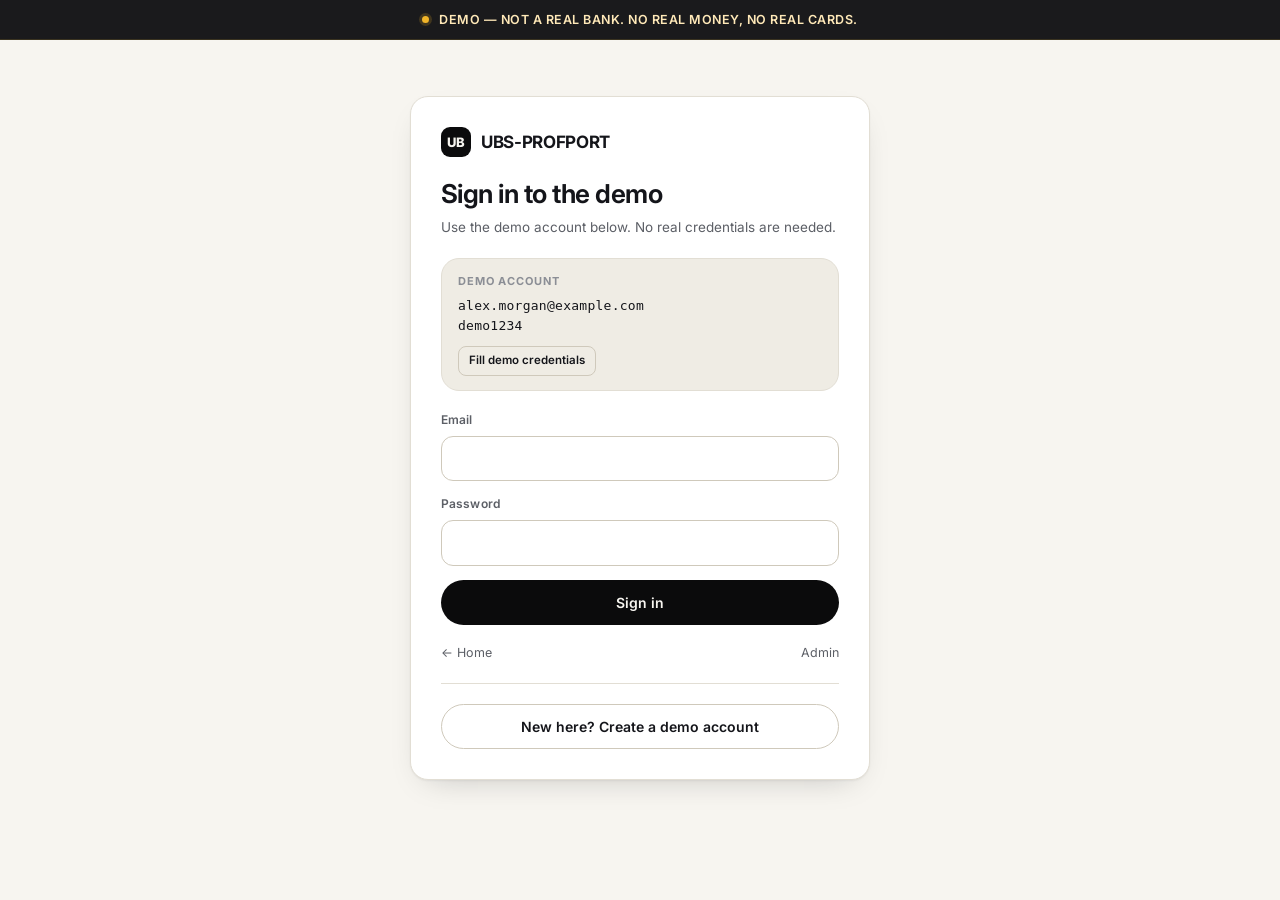
<file: app.html>
<!DOCTYPE html>
<html lang="en" data-theme="light">
<head>
<meta charset="utf-8">
<meta name="viewport" content="width=device-width, initial-scale=1">
<title>UBS-PROFPORT — Demo App</title>
<meta name="robots" content="noindex">
<link rel="preconnect" href="https://fonts.googleapis.com">
<link rel="preconnect" href="https://fonts.gstatic.com" crossorigin>
<link href="https://fonts.googleapis.com/css2?family=Inter:wght@400;500;600;700;800&display=swap" rel="stylesheet">
<link rel="stylesheet" href="assets/app.css">
</head>
<body>

<div class="demo-banner" role="alert">
  <span class="dot" aria-hidden="true"></span>
  <span data-i18n="banner">DEMO — not a real bank. No real money, no real cards.</span>
</div>

<!-- ============ LOGIN GATE ============ -->
<div id="loginGate" class="wrap-narrow" style="padding:56px 0 80px">
  <div class="card pad-lg" style="max-width:460px;margin:0 auto">
    <div class="brand" style="margin-bottom:22px"><span class="brand-mark">UB</span><span>UBS-PROFPORT</span></div>
    <h1 style="font-size:26px" data-i18n="login.title">Sign in to the demo</h1>
    <p class="muted" style="font-size:13.5px;margin-top:8px" data-i18n="login.sub">Use the demo account below. No real credentials are needed.</p>

    <div class="card flat" style="background:var(--paper-3);margin:20px 0;padding:14px 16px">
      <div style="font-size:11px;font-weight:700;letter-spacing:.08em;text-transform:uppercase;color:var(--text-3)" data-i18n="login.demo">Demo account</div>
      <div class="mono" style="font-size:13px;margin-top:6px">alex.morgan@example.com</div>
      <div class="mono" style="font-size:13px">demo1234</div>
      <button class="btn xs ghost" id="fillDemo" type="button" style="margin-top:10px" data-i18n="login.fill">Fill demo credentials</button>
    </div>

    <form id="loginForm" class="stack gap-14" style="gap:14px">
      <div class="field">
        <label for="email" data-i18n="common.email">Email</label>
        <input class="input" id="email" type="email" autocomplete="username" required>
      </div>
      <div class="field">
        <label for="password" data-i18n="common.password">Password</label>
        <input class="input" id="password" type="password" autocomplete="current-password" required>
      </div>
      <div id="loginError" class="pill danger hide" style="justify-content:center"></div>
      <button class="btn block" type="submit" data-i18n="common.signin">Sign in</button>
    </form>

    <div class="row gap-10" style="margin-top:18px;justify-content:space-between;flex-wrap:wrap">
      <a href="index.html" style="font-size:12.5px;color:var(--text-2)">← <span data-i18n="nav.home">Home</span></a>
      <a href="admin.html" style="font-size:12.5px;color:var(--text-2)" data-i18n="nav.admin">Admin</a>
    </div>

    <hr class="divider" style="margin:20px 0">
    <button class="btn block ghost" id="showSignup" type="button" data-i18n="login.noaccount">New here? Create a demo account</button>
  </div>
</div>

<!-- ============ SIGN UP ============ -->
<div id="signupGate" class="wrap-narrow hide" style="padding:56px 0 80px">
  <div class="card pad-lg" style="max-width:560px;margin:0 auto">
    <div class="brand" style="margin-bottom:22px"><span class="brand-mark">UB</span><span>UBS-PROFPORT</span></div>
    <h1 style="font-size:26px" data-i18n="signup.title">Create a demo account</h1>
    <p class="muted" style="font-size:13.5px;margin-top:8px" data-i18n="signup.sub">Open a demo account and get an account number and a card automatically. No real money is involved.</p>

    <form id="signupForm" class="form-grid" style="margin-top:20px">
      <div class="field full">
        <label for="suName" data-i18n="signup.name">Full name</label>
        <input class="input" id="suName" autocomplete="name" required>
      </div>
      <div class="field full">
        <label for="suEmail" data-i18n="signup.email">Email</label>
        <input class="input" id="suEmail" type="email" autocomplete="email" required>
      </div>
      <div class="field">
        <label for="suPassword" data-i18n="signup.password">Password</label>
        <input class="input" id="suPassword" type="password" autocomplete="new-password" minlength="8" required>
      </div>
      <div class="field">
        <label for="suConfirm" data-i18n="signup.confirm">Confirm password</label>
        <input class="input" id="suConfirm" type="password" autocomplete="new-password" minlength="8" required>
      </div>
      <div class="field">
        <label for="suPhone" data-i18n="signup.phone">Phone (optional)</label>
        <input class="input" id="suPhone" type="tel" autocomplete="tel">
      </div>
      <div class="field">
        <label for="suCountry" data-i18n="signup.country">Country (optional)</label>
        <input class="input" id="suCountry" autocomplete="country-name">
      </div>
      <div class="field">
        <label for="suCurrency" data-i18n="signup.currency">Preferred currency</label>
        <select class="input" id="suCurrency"></select>
      </div>
      <div class="field">
        <label for="suType" data-i18n="signup.accounttype">Account type</label>
        <select class="input" id="suType">
          <option value="checking" data-i18n="internal.checking">Checking account</option>
          <option value="savings" data-i18n="internal.savings">Savings account</option>
        </select>
      </div>
      <div class="full">
        <div id="signupError" class="pill danger hide" style="justify-content:center"></div>
        <div id="signupOk" class="pill ok hide" style="justify-content:center"></div>
      </div>
      <div class="full">
        <button class="btn block" type="submit" data-i18n="signup.submit">Create account</button>
      </div>
      <div class="full">
        <p class="dim" style="font-size:12px;margin:0" data-i18n="signup.terms">This is a demo prototype. No real account, card or money is created.</p>
      </div>
    </form>

    <div class="row gap-10" style="margin-top:18px;justify-content:space-between;flex-wrap:wrap">
      <button class="btn xs ghost" id="backToLogin" type="button">← <span data-i18n="common.signin">Sign in</span></button>
      <a href="index.html" style="font-size:12.5px;color:var(--text-2)">← <span data-i18n="nav.home">Home</span></a>
    </div>
  </div>
</div>

<!-- ============ APP ============ -->
<div id="appRoot" class="app-shell hide">

  <aside class="sidebar" id="sidebar">
    <div class="brand"><span class="brand-mark">UB</span><span>UBS-PROFPORT</span></div>

    <div class="side-label" data-i18n="nav.overview">Overview</div>
    <a class="side-link active" data-view="overview">${icon:grid}<span data-i18n="nav.overview">Overview</span></a>
    <a class="side-link" data-view="cards">${icon:card}<span data-i18n="nav.cards">Cards</span></a>

    <div class="side-label" data-i18n="nav.transfer">Transfer</div>
    <a class="side-link" data-view="wire">${icon:send}<span data-i18n="nav.transfer">Transfer</span></a>
    <a class="side-link" data-view="internal">${icon:refresh}<span data-i18n="act.internal">Internal transfer</span></a>
    <a class="side-link" data-view="convert">${icon:globe}<span data-i18n="nav.convert">Convert</span></a>
    <a class="side-link" data-view="statement">${icon:doc}<span data-i18n="nav.statement">Statement</span></a>

    <div class="side-label" data-i18n="nav.loans">Loans</div>
    <a class="side-link" data-view="loans">${icon:loan}<span data-i18n="nav.loans">Loans</span></a>
    <a class="side-link" data-view="bills">${icon:bill}<span data-i18n="nav.bills">Pay bills</span></a>
    <a class="side-link" data-view="atm">${icon:atm}<span data-i18n="nav.atm">ATM card</span></a>
    <a class="side-link" data-view="invest">${icon:invest}<span data-i18n="nav.invest">Invest</span></a>

    <div class="side-label" data-i18n="nav.support">Support</div>
    <a class="side-link" data-view="support">${icon:support}<span data-i18n="nav.support">Support</span></a>
    <a class="side-link" data-view="settings">${icon:settings}<span data-i18n="nav.settings">Settings</span></a>

    <div class="sidebar-foot">
      <a class="side-link" id="logoutBtn">${icon:logout}<span data-i18n="nav.logout">Log out</span></a>
    </div>
  </aside>

  <main class="main">
    <div class="mobile-topbar">
      <button class="icon-btn" id="menuBtn" aria-label="Menu">${icon:menu}</button>
      <div class="brand" style="font-size:15px"><span class="brand-mark" style="width:26px;height:26px;font-size:11px">UB</span><span>UBS-PROFPORT</span></div>
      <div class="row gap-8"><span id="langSlotM"></span><span id="themeSlotM"></span></div>
    </div>

    <div class="topbar">
      <div>
        <h1 id="pageTitle" data-i18n="nav.overview">Overview</h1>
        <div class="sub" id="pageSub"></div>
      </div>
      <div class="topbar-actions">
        <span id="langSlot"></span>
        <span id="themeSlot"></span>
        <div class="row gap-10" style="padding-left:10px;border-left:1px solid var(--line)">
          <div class="avatar" id="userAvatar">AM</div>
          <div style="line-height:1.25">
            <div style="font-size:13px;font-weight:600" id="userName">—</div>
            <div style="font-size:11px;color:var(--text-3)" id="userAcct">—</div>
          </div>
        </div>
      </div>
    </div>

    <!-- OVERVIEW -->
    <section class="view active" id="view-overview">
      <div class="grid-2" style="margin-bottom:18px">
        <div class="balance-card">
          <div class="label" data-i18n="dash.balance">Total balance</div>
          <div class="amount" id="ovBalance">—</div>
          <div class="acct" id="ovAcct">—</div>
          <div class="split">
            <div><div class="k" data-i18n="dash.income">Income (30d)</div><div class="v" id="ovIncome">—</div></div>
            <div><div class="k" data-i18n="dash.expense">Expenses (30d)</div><div class="v" id="ovExpense">—</div></div>
          </div>
        </div>
        <div class="card">
          <div class="spread" style="margin-bottom:14px">
            <div class="card-title" data-i18n="dash.rates">Market rates</div>
            <span class="pill" id="ovRateSrc">—</span>
          </div>
          <div class="stack gap-10" id="ovRates"></div>
        </div>
      </div>

      <div class="card" style="margin-bottom:18px">
        <div class="card-title" style="margin-bottom:14px" data-i18n="dash.quick">Quick actions</div>
        <div class="quick-grid" id="quickGrid"></div>
      </div>

      <div class="card">
        <div class="spread" style="margin-bottom:14px">
          <div class="card-title" data-i18n="dash.recent">Recent activity</div>
          <button class="btn xs ghost" data-goto="statement" data-i18n="dash.viewall">View all</button>
        </div>
        <div class="table-wrap">
          <table class="tbl"><thead><tr>
            <th data-i18n="common.date">Date</th><th data-i18n="common.note">Note</th>
            <th data-i18n="common.status">Status</th><th style="text-align:right" data-i18n="common.amount">Amount</th>
          </tr></thead><tbody id="ovTx"></tbody></table>
        </div>
      </div>
    </section>

    <!-- CARDS -->
    <section class="view" id="view-cards">
      <div class="card flat" style="background:var(--warn-soft);border-color:transparent;margin-bottom:18px;padding:14px 18px">
        <div class="row gap-10" style="font-size:13px;color:var(--warn)">${icon:info}<span data-i18n="cards.sub">Sample card data — these numbers are not real and cannot be charged.</span></div>
      </div>
      <div class="cards-row" id="cardsRow"></div>
    </section>

    <!-- WIRE -->
    <section class="view" id="view-wire">
      <div class="grid-2 even">
        <div class="card">
          <div class="card-title" data-i18n="wire.title">Wire transfer</div>
          <div class="card-sub" data-i18n="wire.sub">Send funds to an external bank account.</div>
          <hr class="divider">
          <form id="wireForm" class="form-grid">
            <div class="field full"><label data-i18n="wire.beneficiary">Beneficiary name</label><input class="input" name="beneficiary" required></div>
            <div class="field full"><label data-i18n="wire.iban">IBAN / Account number</label><input class="input mono" name="iban" required></div>
            <div class="field"><label data-i18n="wire.bank">Bank name</label><input class="input" name="bank" required></div>
            <div class="field"><label data-i18n="wire.swift">SWIFT / BIC</label><input class="input mono" name="swift"></div>
            <div class="field"><label data-i18n="common.amount">Amount</label><input class="input" name="amount" type="number" min="1" step="0.01" required></div>
            <div class="field"><label data-i18n="common.note">Note</label><input class="input" name="note"></div>
            <div class="full"><button class="btn block" type="submit" data-i18n="common.submit">Submit</button></div>
          </form>
        </div>
        <div class="card">
          <div class="card-title" style="margin-bottom:12px" data-i18n="dash.recent">Recent activity</div>
          <div class="table-wrap"><table class="tbl"><tbody id="wireTx"></tbody></table></div>
        </div>
      </div>
    </section>

    <!-- INTERNAL -->
    <section class="view" id="view-internal">
      <div class="grid-2 even">
        <div class="card">
          <div class="card-title" data-i18n="internal.title">Internal transfer</div>
          <div class="card-sub" data-i18n="internal.sub">Move money between your own accounts instantly.</div>
          <hr class="divider">
          <form id="internalForm" class="stack gap-14" style="gap:14px">
            <div class="field"><label data-i18n="internal.from">From</label>
              <select class="input" name="from"><option value="checking" data-i18n="internal.checking">Checking account</option><option value="savings" data-i18n="internal.savings">Savings account</option></select>
            </div>
            <div class="field"><label data-i18n="internal.to">To</label>
              <select class="input" name="to"><option value="savings" data-i18n="internal.savings">Savings account</option><option value="checking" data-i18n="internal.checking">Checking account</option></select>
            </div>
            <div class="field"><label data-i18n="common.amount">Amount</label><input class="input" name="amount" type="number" min="1" step="0.01" required></div>
            <button class="btn block" type="submit" data-i18n="common.submit">Submit</button>
          </form>
        </div>
        <div class="card">
          <div class="card-title" style="margin-bottom:12px" data-i18n="dash.accounts">Your accounts</div>
          <div class="stack gap-12" id="acctList"></div>
        </div>
      </div>
    </section>

    <!-- CONVERT -->
    <section class="view" id="view-convert">
      <div class="grid-2 even">
        <div class="card">
          <div class="card-title" data-i18n="convert.title">Currency converter</div>
          <div class="card-sub" data-i18n="convert.sub">Convert between currencies at the current indicative rate.</div>
          <hr class="divider">
          <form id="convertForm" class="stack gap-14" style="gap:14px">
            <div class="field">
              <label data-i18n="convert.amount">Amount</label>
              <input class="input" id="cvAmount" type="number" min="0" step="0.01" value="100" required>
            </div>
            <div class="field">
              <label data-i18n="convert.from">From</label>
              <select class="input" id="cvFrom"></select>
            </div>
            <div class="field">
              <label data-i18n="convert.to">To</label>
              <select class="input" id="cvTo"></select>
            </div>
            <div class="row gap-8">
              <button class="btn block" type="submit" data-i18n="convert.title">Currency converter</button>
              <button class="btn ghost" type="button" id="cvSwap" data-i18n="convert.swap">Swap</button>
            </div>
          </form>
        </div>
        <div class="card">
          <div class="card-title" style="margin-bottom:12px" data-i18n="convert.result">Converted amount</div>
          <div class="balance-card" style="margin-bottom:14px">
            <div class="label" data-i18n="convert.result">Converted amount</div>
            <div class="amount" id="cvResult">—</div>
            <div class="acct" id="cvRate">—</div>
          </div>
          <p class="dim" style="font-size:12px;margin:0" data-i18n="convert.note">Indicative rates only — no money moves.</p>
        </div>
      </div>
    </section>

    <!-- STATEMENT -->
    <section class="view" id="view-statement">
      <div class="card">
        <div class="spread" style="margin-bottom:16px;flex-wrap:wrap">
          <div>
            <div class="card-title" data-i18n="stmt.title">Account statement</div>
            <div class="card-sub" data-i18n="stmt.sub">Download or print a statement for any period.</div>
          </div>
          <div class="row gap-8">
            <button class="btn sm ghost" id="stmtCsv">${icon:download}<span data-i18n="stmt.export">Export CSV</span></button>
            <button class="btn sm ghost" id="stmtPrint">${icon:print}<span data-i18n="stmt.print">Print</span></button>
          </div>
        </div>
        <div class="table-wrap">
          <table class="tbl"><thead><tr>
            <th data-i18n="common.date">Date</th><th data-i18n="common.note">Note</th>
            <th data-i18n="admin.kind">Type</th><th data-i18n="common.status">Status</th>
            <th style="text-align:right" data-i18n="common.amount">Amount</th>
          </tr></thead><tbody id="stmtTx"></tbody></table>
        </div>
      </div>
    </section>

    <!-- LOANS -->
    <section class="view" id="view-loans">
      <div class="grid-2 even">
        <div class="card">
          <div class="card-title" data-i18n="loan.title">Loan request</div>
          <div class="card-sub" data-i18n="loan.sub">Apply for a demo loan. Applications go to the admin console for review.</div>
          <hr class="divider">
          <form id="loanForm" class="stack gap-14" style="gap:14px">
            <div class="field"><label data-i18n="common.amount">Amount</label><input class="input" name="amount" type="number" min="100" step="100" required></div>
            <div class="field"><label data-i18n="loan.term">Term (months)</label>
              <select class="input" name="term"><option>6</option><option>12</option><option selected>24</option><option>36</option><option>60</option></select>
            </div>
            <div class="field"><label data-i18n="loan.purpose">Purpose</label><input class="input" name="purpose" required></div>
            <button class="btn block" type="submit" data-i18n="loan.apply">Submit application</button>
          </form>
        </div>
        <div class="card">
          <div class="card-title" style="margin-bottom:12px" data-i18n="nav.loans">Loans</div>
          <div class="table-wrap"><table class="tbl"><tbody id="loanList"></tbody></table></div>
        </div>
      </div>
    </section>

    <!-- BILLS -->
    <section class="view" id="view-bills">
      <div class="grid-2 even">
        <div class="card">
          <div class="card-title" data-i18n="bill.title">Pay a bill</div>
          <div class="card-sub" data-i18n="bill.sub">Pay a utility or service bill from your balance.</div>
          <hr class="divider">
          <form id="billForm" class="stack gap-14" style="gap:14px">
            <div class="field"><label data-i18n="bill.payee">Payee</label>
              <select class="input" name="payee"><option>City Power &amp; Light</option><option>Metro Water</option><option>Fiber Internet</option><option>Mobile Telecom</option></select>
            </div>
            <div class="field"><label data-i18n="bill.account">Biller account</label><input class="input mono" name="account" required></div>
            <div class="field"><label data-i18n="common.amount">Amount</label><input class="input" name="amount" type="number" min="1" step="0.01" required></div>
            <button class="btn block" type="submit" data-i18n="bill.pay">Pay bill</button>
          </form>
        </div>
        <div class="card">
          <div class="card-title" style="margin-bottom:12px" data-i18n="dash.recent">Recent activity</div>
          <div class="table-wrap"><table class="tbl"><tbody id="billTx"></tbody></table></div>
        </div>
      </div>
    </section>

    <!-- ATM -->
    <section class="view" id="view-atm">
      <div class="grid-2 even">
        <div class="card">
          <div class="card-title" data-i18n="atm.title">ATM card request</div>
          <div class="card-sub" data-i18n="atm.sub">Request a physical ATM card. Demo only — nothing is issued.</div>
          <hr class="divider">
          <form id="atmForm" class="stack gap-14" style="gap:14px">
            <div class="field"><label data-i18n="atm.deliver">Delivery address</label><textarea class="input" name="address" required></textarea></div>
            <button class="btn block" type="submit" data-i18n="atm.request">Request card</button>
          </form>
        </div>
        <div class="card">
          <div class="card-title" style="margin-bottom:12px" data-i18n="admin.requests">Requests</div>
          <div class="table-wrap"><table class="tbl"><tbody id="atmList"></tbody></table></div>
        </div>
      </div>
    </section>

    <!-- INVEST -->
    <section class="view" id="view-invest">
      <div class="stat-grid" style="margin-bottom:18px">
        <div class="stat"><div class="k" data-i18n="invest.portfolio">Portfolio value</div><div class="v" id="invValue">—</div><div class="d amt-pos" id="invReturn">—</div></div>
        <div class="stat"><div class="k" data-i18n="invest.holdings">Holdings</div><div class="v">4</div><div class="d muted">Demo</div></div>
        <div class="stat"><div class="k" data-i18n="invest.return">Return</div><div class="v amt-pos">+6.4%</div><div class="d muted">YTD</div></div>
        <div class="stat"><div class="k" data-i18n="common.status">Status</div><div class="v" style="font-size:16px">Demo</div><div class="d muted" data-i18n="hero.badge">Demo data only</div></div>
      </div>
      <div class="card">
        <div class="card-title" style="margin-bottom:12px" data-i18n="invest.holdings">Holdings</div>
        <div class="table-wrap"><table class="tbl"><thead><tr>
          <th>Asset</th><th>Allocation</th><th style="text-align:right">Value</th><th style="text-align:right">Return</th>
        </tr></thead><tbody id="invTable"></tbody></table></div>
        <p class="dim" style="font-size:12px;margin-top:12px" data-i18n="invest.sub">A demo portfolio view. No real securities are traded.</p>
      </div>
    </section>

    <!-- SUPPORT -->
    <section class="view" id="view-support">
      <div class="card">
        <div class="card-title" data-i18n="support.title">Support</div>
        <div class="card-sub" data-i18n="support.sub">Message the operations team. Replies appear here.</div>
        <hr class="divider">
        <div class="thread" id="supportThread"></div>
        <form id="supportForm" class="row gap-10" style="margin-top:16px">
          <input class="input" id="supportInput" data-i18n-ph="support.placeholder" placeholder="Write a message…" required>
          <button class="btn" type="submit" data-i18n="support.send">Send</button>
        </form>
      </div>
    </section>

    <!-- SETTINGS -->
    <section class="view" id="view-settings">
      <div class="grid-2 even">
        <div class="card">
          <div class="card-title" data-i18n="settings.profile">Profile details</div>
          <div class="card-sub" data-i18n="settings.profilesub">Your name and contact details on this demo account.</div>
          <hr class="divider">
          <form id="profileForm" class="form-grid">
            <div class="field full">
              <label data-i18n="settings.fullname">Full name</label>
              <input class="input" id="pfName" required>
            </div>
            <div class="field">
              <label data-i18n="settings.phone">Phone</label>
              <input class="input" id="pfPhone" type="tel">
            </div>
            <div class="field">
              <label data-i18n="settings.country">Country</label>
              <input class="input" id="pfCountry">
            </div>
            <div class="field full">
              <label data-i18n="settings.address">Address</label>
              <input class="input" id="pfAddress">
            </div>
            <div class="field full">
              <label data-i18n="common.email">Email</label>
              <input class="input" id="pfEmail" disabled>
            </div>
            <div class="full">
              <button class="btn block" type="submit" data-i18n="settings.saveprofile">Save profile</button>
            </div>
          </form>
        </div>

        <div class="card">
          <div class="card-title" data-i18n="settings.currency">Account currency</div>
          <div class="card-sub" data-i18n="settings.currencysub">Choose the currency your account is held in. Your balance is converted at the current rate.</div>
          <hr class="divider">
          <div class="spread" style="padding:6px 0 14px">
            <div style="font-size:13px;color:var(--text-2)" data-i18n="settings.currentcurrency">Current currency</div>
            <div style="font-weight:650" id="setCurNow">—</div>
          </div>
          <div class="field">
            <label data-i18n="settings.currency">Account currency</label>
            <select class="input" id="setCurrency"></select>
          </div>
          <button class="btn block" id="changeCurrencyBtn" style="margin-top:12px" data-i18n="settings.changecurrency">Change currency</button>
          <p class="dim" style="font-size:12px;margin-top:10px" data-i18n="settings.currencynote">Changing currency converts your balance at the live rate. This is a demo conversion only.</p>
        </div>

        <div class="card">
          <div class="card-title" data-i18n="settings.account">Account details</div>
          <div class="card-sub" data-i18n="settings.accountsub">Your demo account number and card.</div>
          <hr class="divider">
          <div class="spread" style="padding:8px 0">
            <div style="font-size:13px;color:var(--text-2)" data-i18n="settings.accountnumber">Account number</div>
            <div class="mono" style="font-weight:600" id="setAcctNo">—</div>
          </div>
          <div class="spread" style="padding:8px 0;border-top:1px solid var(--line)">
            <div style="font-size:13px;color:var(--text-2)" data-i18n="settings.accounttype">Account type</div>
            <div style="font-weight:600" id="setAcctType">—</div>
          </div>
          <div class="spread" style="padding:8px 0;border-top:1px solid var(--line)">
            <div style="font-size:13px;color:var(--text-2)" data-i18n="settings.member">Member since</div>
            <div style="font-weight:600" id="setMember">—</div>
          </div>
          <button class="btn block ghost" id="issueCardBtn" style="margin-top:12px" data-i18n="settings.issuecard">Issue another demo card</button>
        </div>

        <div class="card">
          <div class="card-title" data-i18n="settings.security">Security</div>
          <div class="card-sub" data-i18n="settings.securitysub">Change the password for this demo account.</div>
          <hr class="divider">
          <form id="passwordForm" class="stack gap-14" style="gap:14px">
            <div class="field">
              <label data-i18n="settings.newpassword">New password</label>
              <input class="input" id="pwNew" type="password" autocomplete="new-password" minlength="8" required>
            </div>
            <div class="field">
              <label data-i18n="settings.confirmpassword">Confirm new password</label>
              <input class="input" id="pwConfirm" type="password" autocomplete="new-password" minlength="8" required>
            </div>
            <button class="btn block" type="submit" data-i18n="settings.changepassword">Change password</button>
          </form>
        </div>

        <div class="card">
          <div class="card-title" data-i18n="settings.title">Settings</div>
          <div class="card-sub" data-i18n="settings.sub">Appearance and preferences.</div>
          <hr class="divider">
          <div class="spread" style="padding:10px 0">
            <div><div style="font-size:13.5px;font-weight:600" data-i18n="settings.theme">Dark mode</div></div>
            <button class="btn sm ghost" id="themeToggle2">${icon:moon}<span data-i18n="settings.theme">Dark mode</span></button>
          </div>
          <div class="spread" style="padding:10px 0;border-top:1px solid var(--line)">
            <div style="font-size:13.5px;font-weight:600" data-i18n="settings.language">Language</div>
            <span id="langSlot2"></span>
          </div>
        </div>

        <div class="card">
          <div class="card-title" data-i18n="settings.reset">Reset demo data</div>
          <div class="card-sub" data-i18n="settings.resetnote">Clears all demo data in this browser and restores the seed.</div>
          <hr class="divider">
          <button class="btn danger" id="resetBtn" data-i18n="settings.reset">Reset demo data</button>
        </div>
      </div>
    </section>
  </main>
</div>

<nav class="bottom-nav" id="bottomNav" style="display:none">
  <div class="bn-inner">
    <button class="bn-item active" data-view="overview">${icon:home}<span data-i18n="nav.home">Home</span></button>
    <button class="bn-item" data-view="cards">${icon:card}<span data-i18n="nav.cards">Cards</span></button>
    <button class="bn-item" data-view="wire">${icon:send}<span data-i18n="nav.transfer">Transfer</span></button>
    <button class="bn-item" data-view="support">${icon:support}<span data-i18n="nav.support">Support</span></button>
    <button class="bn-item" id="bnLogout">${icon:logout}<span data-i18n="nav.logout">Log out</span></button>
  </div>
</nav>

<div id="toasts"></div>
<script src="assets/config.js"></script>
<script src="assets/data.js"></script>
<script src="assets/core.js?v=4"></script>
<script src="assets/bridge.js?v=1"></script>
<script>
(function () {
  UBS.initChrome();

  /* ---- icon placeholders in markup ---- */
  document.body.innerHTML = document.body.innerHTML.replace(/\$\{icon:([a-zA-Z]+)\}/g, function (_, n) { return UBS.icon(n); });

  var user = null;
  var gate = document.getElementById("loginGate");
  var signupGate = document.getElementById("signupGate");
  var root = document.getElementById("appRoot");

  /* ---------- login (real Supabase Auth) ---------- */
  document.getElementById("fillDemo").addEventListener("click", function () {
    document.getElementById("email").value = "alex.morgan@example.com";
    document.getElementById("password").value = "demo1234";
    UBS.toast(UBS.t("toast.filled"));
  });

  /* ---------- sign up ---------- */
  document.getElementById("suCurrency").innerHTML = UBS.currencyOptions("USD");
  document.getElementById("showSignup").addEventListener("click", function () {
    gate.classList.add("hide");
    signupGate.classList.remove("hide");
    window.scrollTo({ top: 0 });
  });
  document.getElementById("backToLogin").addEventListener("click", function () {
    signupGate.classList.add("hide");
    gate.classList.remove("hide");
  });
  document.getElementById("signupForm").addEventListener("submit", function (e) {
    e.preventDefault();
    var err = document.getElementById("signupError");
    var ok = document.getElementById("signupOk");
    err.classList.add("hide"); ok.classList.add("hide");
    var pw = document.getElementById("suPassword").value;
    var pw2 = document.getElementById("suConfirm").value;
    if (pw.length < 8) { err.textContent = UBS.t("signup.weakpassword"); err.classList.remove("hide"); return; }
    if (pw !== pw2) { err.textContent = UBS.t("signup.mismatch"); err.classList.remove("hide"); return; }
    var btn = e.target.querySelector("button[type=submit]");
    if (btn) { btn.disabled = true; btn.textContent = "\u2026"; }
    UBS.signup({
      name: document.getElementById("suName").value,
      email: document.getElementById("suEmail").value,
      password: pw,
      phone: document.getElementById("suPhone").value,
      country: document.getElementById("suCountry").value,
      currency: document.getElementById("suCurrency").value,
      accountType: document.getElementById("suType").value
    }).then(function (res) {
      if (btn) { btn.disabled = false; btn.textContent = UBS.t("signup.submit"); }
      if (res && res.needsConfirmation) {
        ok.textContent = UBS.t("signup.confirmemail");
        ok.classList.remove("hide");
        return;
      }
      user = UBS.currentUser();
      if (user) { showApp(); UBS.toast(UBS.t("signup.success")); }
      else { ok.textContent = UBS.t("signup.confirmemail"); ok.classList.remove("hide"); }
    }).catch(function (ex) {
      if (btn) { btn.disabled = false; btn.textContent = UBS.t("signup.submit"); }
      err.textContent = (ex && ex.message) || UBS.t("signup.error");
      err.classList.remove("hide");
    });
  });

  document.getElementById("loginForm").addEventListener("submit", function (e) {
    e.preventDefault();
    var btn = e.target.querySelector("button[type=submit]");
    var err = document.getElementById("loginError");
    err.classList.add("hide");
    if (btn) { btn.disabled = true; btn.textContent = "\u2026"; }
    UBS.login(document.getElementById("email").value, document.getElementById("password").value).then(function (r) {
      if (btn) { btn.disabled = false; btn.textContent = UBS.t("common.signin"); }
      if (!r.ok) {
        err.classList.remove("hide");
        err.textContent = UBS.t(r.error === "blocked" ? "login.blocked" : "login.error");
        return;
      }
      user = r.user;
      showApp();
    });
  });

  function showApp() {
    gate.classList.add("hide");
    root.classList.remove("hide");
    document.getElementById("bottomNav").style.display = "";
    boot();
  }

  /* restore an existing Supabase session, if any */
  if (UBSData.session()) {
    UBS.reload().then(function () {
      user = UBS.currentUser();
      if (user) showApp();
    }).catch(function () { /* stay on the login gate */ });
  }

  /* ---------- chrome ---------- */
  function mountChrome() {
    ["langSlot", "langSlotM", "langSlot2"].forEach(function (id) {
      var el = document.getElementById(id);
      if (el) el.innerHTML = UBS.langSelectHTML();
    });
    ["themeSlot", "themeSlotM"].forEach(function (id) {
      var el = document.getElementById(id);
      if (el) el.innerHTML = UBS.themeBtnHTML();
    });
    UBS.wireLangSelect();
    UBS.wireThemeBtn();
    var t2 = document.getElementById("themeToggle2");
    if (t2) t2.addEventListener("click", function () { UBS.toggleTheme(); });
  }

  /* ---------- navigation ---------- */
  var TITLES = {
    overview: ["nav.overview", "dash.hello"], cards: ["nav.cards", "cards.sub"],
    wire: ["wire.title", "wire.sub"], internal: ["internal.title", "internal.sub"],
    convert: ["convert.title", "convert.sub"],
    statement: ["stmt.title", "stmt.sub"], loans: ["loan.title", "loan.sub"],
    bills: ["bill.title", "bill.sub"], atm: ["atm.title", "atm.sub"],
    invest: ["invest.title", "invest.sub"], support: ["support.title", "support.sub"],
    settings: ["settings.title", "settings.sub"]
  };

  function go(view) {
    document.querySelectorAll(".view").forEach(function (v) { v.classList.remove("active"); });
    var el = document.getElementById("view-" + view);
    if (el) el.classList.add("active");
    document.querySelectorAll(".side-link[data-view]").forEach(function (a) {
      a.classList.toggle("active", a.getAttribute("data-view") === view);
    });
    document.querySelectorAll(".bn-item[data-view]").forEach(function (a) {
      a.classList.toggle("active", a.getAttribute("data-view") === view);
    });
    var tt = TITLES[view] || TITLES.overview;
    document.getElementById("pageTitle").textContent = UBS.t(tt[0]);
    document.getElementById("pageSub").textContent = UBS.t(tt[1]);
    closeSidebar();
    window.scrollTo({ top: 0, behavior: "smooth" });
    if (view === "overview") renderOverview();
    if (view === "cards") renderCards();
    if (view === "statement") renderStatement();
    if (view === "loans") renderLoans();
    if (view === "support") renderSupport();
    if (view === "internal") renderAccounts();
    if (view === "convert") renderConvert();
    if (view === "settings") renderSettings();
    if (view === "invest") renderInvest();
    if (view === "atm") renderAtm();
    if (view === "wire") renderMiniTx("wireTx");
    if (view === "bills") renderMiniTx("billTx");
  }

  document.addEventListener("click", function (e) {
    var a = e.target.closest("[data-view]");
    if (a) { go(a.getAttribute("data-view")); return; }
    var g = e.target.closest("[data-goto]");
    if (g) { go(g.getAttribute("data-goto")); }
  });

  function closeSidebar() {
    document.getElementById("sidebar").classList.remove("open");
    var s = document.querySelector(".scrim");
    if (s) s.remove();
  }
  document.getElementById("menuBtn").addEventListener("click", function () {
    var sb = document.getElementById("sidebar");
    sb.classList.add("open");
    var scrim = document.createElement("div");
    scrim.className = "scrim";
    scrim.addEventListener("click", closeSidebar);
    document.body.appendChild(scrim);
  });

  function doLogout() {
    UBS.logout().then(function () { location.reload(); });
  }
  document.getElementById("logoutBtn").addEventListener("click", doLogout);
  document.getElementById("bnLogout").addEventListener("click", doLogout);

  /* ---------- renderers ---------- */
  function refreshUser() { user = UBS.currentUser(); }

  function renderHeader() {
    refreshUser();
    if (!user) return;
    document.getElementById("userName").textContent = user.name;
    document.getElementById("userAcct").textContent = "\u2022\u2022\u2022\u2022 " + user.accountNumber.slice(-4);
    document.getElementById("userAvatar").textContent = UBS.initials(user.name);
  }

  function sum30(list, type) {
    var cut = Date.now() - 86400000 * 30;
    return (list || []).filter(function (t) { return t.type === type && t.date >= cut; })
      .reduce(function (s, t) { return s + t.amount; }, 0);
  }

  function renderOverview() {
    refreshUser();
    if (!user) return;
    var cur = user.currency;
    document.getElementById("ovBalance").textContent = UBS.fmtMoney(user.balance, cur);
    document.getElementById("ovAcct").textContent = "\u2022\u2022\u2022\u2022 " + user.accountNumber.slice(-4) + " \u00b7 " + cur;
    document.getElementById("ovIncome").textContent = UBS.fmtMoney(sum30(user.transactions, "credit"), cur);
    document.getElementById("ovExpense").textContent = UBS.fmtMoney(sum30(user.transactions, "debit"), cur);

    var rates = UBS.db().rates || UBS.FALLBACK;
    document.getElementById("ovRateSrc").textContent = rates.source || "fallback";
    document.getElementById("ovRates").innerHTML = ["EUR", "JPY", "KRW"].map(function (c) {
      var v = UBS.convert(1, "USD", c, rates);
      return '<div class="spread" style="font-size:13px"><span class="muted">1 USD</span>' +
        '<span class="mono" style="font-weight:600">' + UBS.fmtNum(v, c === "JPY" || c === "KRW" ? 2 : 4) + " " + c + "</span></div>";
    }).join("");

    var QUICK = [
      ["send", "act.wire", "wire"], ["refresh", "act.internal", "internal"], ["doc", "act.statement", "statement"],
      ["loan", "act.loan", "loans"], ["bill", "act.bill", "bills"], ["atm", "act.atm", "atm"],
      ["invest", "act.invest", "invest"], ["card", "nav.cards", "cards"], ["support", "act.support", "support"]
    ];
    document.getElementById("quickGrid").innerHTML = QUICK.map(function (q) {
      return '<button class="quick-item" data-view="' + q[2] + '"><span class="qi">' + UBS.icon(q[0]) + "</span><span>" + UBS.t(q[1]) + "</span></button>";
    }).join("");

    var tx = (user.transactions || []).slice(0, 6);
    document.getElementById("ovTx").innerHTML = tx.length ? tx.map(function (t) {
      return "<tr><td class='muted'>" + UBS.fmtDate(t.date) + "</td><td>" + t.desc + "</td><td>" + UBS.statusPill(t.status) +
        "</td><td style='text-align:right' class='" + (t.type === "credit" ? "amt-pos" : "amt-neg") + "'>" +
        (t.type === "credit" ? "+" : "\u2212") + UBS.fmtMoney(t.amount, t.currency || cur) + "</td></tr>";
    }).join("") : '<tr><td colspan="4" class="empty">\u2014</td></tr>';
  }

  function renderCards() {
    refreshUser();
    var row = document.getElementById("cardsRow");
    if (!user.cards || !user.cards.length) {
      row.innerHTML = '<div class="empty">\u2014</div>';
      return;
    }
    row.innerHTML = user.cards.map(function (c) {
      var frozen = c.status === "frozen";
      return '<div class="bank-card ' + c.type + '" style="' + (frozen ? "filter:grayscale(.7);opacity:.75;" : "") + '">' +
        '<span class="sample-tag">' + UBS.t("cards.sample") + "</span>" +
        '<div class="bc-top"><div><div class="bc-brand">' + c.brand + '</div><div class="bc-type">' + c.type + "</div></div><div class='bc-chip'></div></div>" +
        '<div><div class="bc-num">' + c.number + "</div>" +
        '<div class="bc-meta"><div>' + UBS.t("cards.expiry") + "<b>" + c.expiry + "</b></div>" +
        "<div>" + UBS.t("cards.cvv") + "<b>" + c.cvv + "</b></div>" +
        "<div>" + UBS.t("common.status") + "<b>" + (frozen ? UBS.t("cards.frozen") : UBS.t("common.active")) + "</b></div></div></div>" +
        '<div style="margin-top:14px"><button class="btn xs ghost" data-freeze="' + c.id + '" style="background:rgba(255,255,255,.14);border-color:rgba(255,255,255,.25);color:#fff">' +
        (frozen ? UBS.t("cards.unfreeze") : UBS.t("cards.freeze")) + "</button></div></div>";
    }).join("");
  }

  document.addEventListener("click", function (e) {
    var b = e.target.closest("[data-freeze]");
    if (!b) return;
    var id = b.getAttribute("data-freeze");
    var cards = (user.cards || []).map(function (c) {
      return c.id === id ? Object.assign({}, c, { status: c.status === "frozen" ? "active" : "frozen" }) : c;
    });
    UBS.updateUser(user.id, { cards: cards }).then(function () {
      refreshUser();
      renderCards();
      UBS.toast(UBS.t(cards.filter(function (c) { return c.id === id; })[0].status === "frozen" ? "toast.frozen" : "toast.unfrozen"));
    });
  });

  function renderMiniTx(id) {
    refreshUser();
    var tx = (user.transactions || []).slice(0, 8);
    document.getElementById(id).innerHTML = tx.map(function (t) {
      return "<tr><td><div style='font-size:13px'>" + t.desc + "</div><div class='dim' style='font-size:11px'>" + UBS.fmtDate(t.date) + "</div></td>" +
        "<td style='text-align:right' class='" + (t.type === "credit" ? "amt-pos" : "amt-neg") + "'>" +
        (t.type === "credit" ? "+" : "\u2212") + UBS.fmtMoney(t.amount, t.currency || user.currency) + "</td></tr>";
    }).join("");
  }

  function renderAccounts() {
    refreshUser();
    var cur = user.currency;
    document.getElementById("acctList").innerHTML =
      '<div class="spread" style="padding:14px;border:1px solid var(--line);border-radius:12px"><div><div style="font-size:13px;font-weight:600">' + UBS.t("internal.checking") + '</div><div class="mono dim" style="font-size:11.5px">' + user.accountNumber + '</div></div><div style="font-weight:650">' + UBS.fmtMoney(user.balance, cur) + "</div></div>" +
      '<div class="spread" style="padding:14px;border:1px solid var(--line);border-radius:12px"><div><div style="font-size:13px;font-weight:600">' + UBS.t("internal.savings") + '</div><div class="mono dim" style="font-size:11.5px">' + user.accountNumber.replace(/\d{4}$/, "9021") + '</div></div><div style="font-weight:650">' + UBS.fmtMoney(12400, cur) + "</div></div>";
  }

  /* ---------- convert ---------- */
  function renderConvert() {
    refreshUser();
    var from = document.getElementById("cvFrom");
    var to = document.getElementById("cvTo");
    if (!from.options.length) {
      from.innerHTML = UBS.currencyOptions(user ? user.currency : "USD");
      to.innerHTML = UBS.currencyOptions("EUR");
    }
    doConvert();
  }
  function doConvert() {
    var rates = UBS.db().rates || UBS.FALLBACK;
    var amt = parseFloat(document.getElementById("cvAmount").value) || 0;
    var from = document.getElementById("cvFrom").value;
    var to = document.getElementById("cvTo").value;
    var out = UBS.convert(amt, from, to, rates);
    document.getElementById("cvResult").textContent = UBS.fmtMoney(out, to);
    var unit = UBS.convert(1, from, to, rates);
    document.getElementById("cvRate").textContent = "1 " + from + " = " + UBS.fmtNum(unit, 4) + " " + to;
  }
  document.getElementById("convertForm").addEventListener("submit", function (e) { e.preventDefault(); doConvert(); });
  document.getElementById("cvAmount").addEventListener("input", doConvert);
  document.getElementById("cvFrom").addEventListener("change", doConvert);
  document.getElementById("cvTo").addEventListener("change", doConvert);
  document.getElementById("cvSwap").addEventListener("click", function () {
    var f = document.getElementById("cvFrom");
    var t = document.getElementById("cvTo");
    var tmp = f.value; f.value = t.value; t.value = tmp;
    doConvert();
  });

  /* ---------- settings ---------- */
  function renderSettings() {
    refreshUser();
    if (!user) return;
    document.getElementById("pfName").value = user.name || "";
    document.getElementById("pfPhone").value = user.phone || "";
    document.getElementById("pfCountry").value = user.country || "";
    document.getElementById("pfAddress").value = user.address || "";
    document.getElementById("pfEmail").value = user.email || "";
    document.getElementById("setCurNow").textContent = user.currency + " \u2014 " + UBS.currencyName(user.currency);
    var sel = document.getElementById("setCurrency");
    sel.innerHTML = UBS.currencyOptions(user.currency);
    document.getElementById("setAcctNo").textContent = user.accountNumber;
    var acct = (user.accounts || []).filter(function (a) { return a.type === "checking"; })[0] || (user.accounts || [])[0];
    document.getElementById("setAcctType").textContent = acct ? UBS.t("internal." + acct.type) : "\u2014";
    document.getElementById("setMember").textContent = user.createdAt ? UBS.fmtDate(user.createdAt) : "\u2014";
  }

  document.getElementById("profileForm").addEventListener("submit", function (e) {
    e.preventDefault();
    var name = document.getElementById("pfName").value.trim();
    if (!name) return;
    UBS.saveProfile(user.id, {
      name: name,
      phone: document.getElementById("pfPhone").value.trim(),
      country: document.getElementById("pfCountry").value.trim(),
      address: document.getElementById("pfAddress").value.trim()
    }).then(function () {
      refreshUser(); renderHeader(); renderSettings();
      UBS.toast(UBS.t("toast.saved"));
    }).catch(function (ex) { UBS.toast((ex && ex.message) || "Could not save", "error"); });
  });

  document.getElementById("changeCurrencyBtn").addEventListener("click", function () {
    var target = document.getElementById("setCurrency").value;
    if (!user || target === user.currency) { UBS.toast(UBS.t("toast.updated")); return; }
    var rates = UBS.db().rates || UBS.FALLBACK;
    var converted = UBS.convert(user.balance, user.currency, target, rates);
    UBS.modal({
      title: UBS.t("settings.changecurrency"),
      sub: UBS.t("settings.currencynote"),
      body: '<div class="stack gap-10" style="font-size:13.5px">' +
        '<div class="spread"><span class="muted">' + user.currency + '</span><b>' + UBS.fmtMoney(user.balance, user.currency) + '</b></div>' +
        '<div class="spread"><span class="muted">' + target + '</span><b>' + UBS.fmtMoney(converted, target) + '</b></div></div>',
      confirmText: UBS.t("common.confirm"),
      onConfirm: function () {
        UBS.changeCurrency(user.id, target).then(function () {
          refreshUser(); renderHeader(); renderSettings(); renderOverview();
          UBS.toast(UBS.t("toast.updated"));
        }).catch(function (ex) { UBS.toast((ex && ex.message) || "Could not change currency", "error"); });
      }
    });
  });

  document.getElementById("issueCardBtn").addEventListener("click", function () {
    UBS.issueCard(user.id, "debit").then(function () {
      refreshUser(); renderCards(); renderSettings();
      UBS.toast(UBS.t("settings.cardissued"));
    }).catch(function (ex) { UBS.toast((ex && ex.message) || "Could not issue card", "error"); });
  });

  document.getElementById("passwordForm").addEventListener("submit", function (e) {
    e.preventDefault();
    var a = document.getElementById("pwNew").value;
    var b = document.getElementById("pwConfirm").value;
    if (a.length < 8) { UBS.toast(UBS.t("settings.passwordshort"), "error"); return; }
    if (a !== b) { UBS.toast(UBS.t("settings.passwordmismatch"), "error"); return; }
    UBS.changePassword(a).then(function () {
      e.target.reset();
      UBS.toast(UBS.t("toast.saved"));
    }).catch(function (ex) { UBS.toast((ex && ex.message) || "Could not change password", "error"); });
  });

  function renderStatement() {
    refreshUser();
    var tx = user.transactions || [];
    document.getElementById("stmtTx").innerHTML = tx.map(function (t) {
      return "<tr><td class='muted'>" + UBS.fmtDate(t.date) + "</td><td>" + t.desc + "</td><td>" + (t.type === "credit" ? "Credit" : "Debit") +
        "</td><td>" + UBS.statusPill(t.status) + "</td><td style='text-align:right' class='" + (t.type === "credit" ? "amt-pos" : "amt-neg") + "'>" +
        (t.type === "credit" ? "+" : "\u2212") + UBS.fmtMoney(t.amount, t.currency || user.currency) + "</td></tr>";
    }).join("");
  }

  document.getElementById("stmtCsv").addEventListener("click", function () {
    var rows = [["Date", "Description", "Type", "Status", "Amount", "Currency"]];
    (user.transactions || []).forEach(function (t) {
      rows.push([new Date(t.date).toISOString().slice(0, 10), t.desc, t.type, t.status, t.amount, t.currency || user.currency]);
    });
    UBS.csvDownload("ubs-profport-statement-demo.csv", rows);
    UBS.toast(UBS.t("toast.saved"));
  });
  document.getElementById("stmtPrint").addEventListener("click", function () { window.print(); });

  function renderLoans() {
    refreshUser();
    var all = (user.loans || []).concat((user.requests || []).filter(function (r) { return r.kind === "loan"; }));
    document.getElementById("loanList").innerHTML = all.length ? all.map(function (l) {
      return "<tr><td><div style='font-weight:600'>" + UBS.fmtMoney(l.amount, user.currency) + "</div><div class='dim' style='font-size:11px'>" + (l.purpose || "") + "</div></td>" +
        "<td style='text-align:right'>" + UBS.statusPill(l.status) + "</td></tr>";
    }).join("") : '<tr><td class="empty">\u2014</td></tr>';
  }

  function renderAtm() {
    refreshUser();
    var reqs = (user.requests || []).filter(function (r) { return r.kind === "atm"; });
    document.getElementById("atmList").innerHTML = reqs.length ? reqs.map(function (r) {
      return "<tr><td><div style='font-size:13px'>" + (r.note || "ATM card") + "</div><div class='dim' style='font-size:11px'>" + UBS.fmtDate(r.date) + "</div></td>" +
        "<td style='text-align:right'>" + UBS.statusPill(r.status) + "</td></tr>";
    }).join("") : '<tr><td class="empty">\u2014</td></tr>';
  }

  function renderInvest() {
    refreshUser();
    var cur = user.currency;
    var holdings = [
      { n: "Global Equity Index", a: "45%", v: 11200, r: "+8.2%" },
      { n: "Government Bonds", a: "30%", v: 7400, r: "+2.1%" },
      { n: "Technology Fund", a: "18%", v: 4500, r: "+11.6%" },
      { n: "Cash Reserve", a: "7%", v: 1750, r: "+0.4%" }
    ];
    var total = holdings.reduce(function (s, h) { return s + h.v; }, 0);
    document.getElementById("invValue").textContent = UBS.fmtMoney(total, cur);
    document.getElementById("invReturn").textContent = "+" + UBS.fmtMoney(total * 0.064, cur) + " (6.4%)";
    document.getElementById("invTable").innerHTML = holdings.map(function (h) {
      return "<tr><td>" + h.n + "</td><td class='muted'>" + h.a + "</td><td style='text-align:right'>" + UBS.fmtMoney(h.v, cur) +
        "</td><td style='text-align:right' class='amt-pos'>" + h.r + "</td></tr>";
    }).join("");
  }

  function renderSupport() {
    refreshUser();
    var th = document.getElementById("supportThread");
    var msgs = user.messages || [];
    th.innerHTML = msgs.length ? msgs.map(function (m) {
      return '<div class="msg ' + (m.from === "user" ? "user" : "admin") + '">' + escapeHtml(m.text) +
        '<div class="meta">' + (m.from === "user" ? user.name : "Support") + " \u00b7 " + UBS.fmtDateTime(m.date) + "</div></div>";
    }).join("") : '<div class="empty">' + UBS.t("admin.nomessages") + "</div>";
    th.scrollTop = th.scrollHeight;
  }

  function escapeHtml(s) {
    return String(s).replace(/[&<>"']/g, function (c) {
      return { "&": "&amp;", "<": "&lt;", ">": "&gt;", '"': "&quot;", "'": "&#39;" }[c];
    });
  }

  /* ---------- forms ---------- */
  function num(v) { return parseFloat(v) || 0; }

  document.getElementById("wireForm").addEventListener("submit", function (e) {
    e.preventDefault();
    var f = e.target;
    var amt = num(f.amount.value);
    if (amt > user.balance) { UBS.toast(UBS.t("toast.insufficient"), "error"); return; }
    UBS.updateUser(user.id, { balance: user.balance - amt })
      .then(function () { return UBS.addTransaction(user.id, { type: "debit", desc: "Wire \u2192 " + f.beneficiary.value, amount: amt, currency: user.currency }); })
      .then(function () {
        f.reset();
        refreshUser();
        renderMiniTx("wireTx");
        UBS.toast(UBS.t("toast.sent"));
      });
  });

  document.getElementById("internalForm").addEventListener("submit", function (e) {
    e.preventDefault();
    var f = e.target;
    var amt = num(f.amount.value);
    if (amt > user.balance) { UBS.toast(UBS.t("toast.insufficient"), "error"); return; }
    UBS.addTransaction(user.id, { type: "debit", desc: "Internal \u2192 " + UBS.t("internal." + f.to.value), amount: amt, currency: user.currency })
      .then(function () {
        f.reset();
        refreshUser();
        renderAccounts();
        UBS.toast(UBS.t("toast.sent"));
      });
  });

  document.getElementById("loanForm").addEventListener("submit", function (e) {
    e.preventDefault();
    var f = e.target;
    UBS.addRequest(user.id, { kind: "loan", amount: num(f.amount.value), note: f.purpose.value + " \u00b7 " + f.term.value + "m" })
      .then(function () {
        f.reset();
        refreshUser();
        renderLoans();
        UBS.toast(UBS.t("toast.submitted"));
      });
  });

  document.getElementById("billForm").addEventListener("submit", function (e) {
    e.preventDefault();
    var f = e.target;
    var amt = num(f.amount.value);
    if (amt > user.balance) { UBS.toast(UBS.t("toast.insufficient"), "error"); return; }
    UBS.updateUser(user.id, { balance: user.balance - amt })
      .then(function () { return UBS.addTransaction(user.id, { type: "debit", desc: f.payee.value + " \u00b7 " + f.account.value, amount: amt, currency: user.currency }); })
      .then(function () {
        f.reset();
        refreshUser();
        renderMiniTx("billTx");
        UBS.toast(UBS.t("toast.saved"));
      });
  });

  document.getElementById("atmForm").addEventListener("submit", function (e) {
    e.preventDefault();
    var f = e.target;
    UBS.addRequest(user.id, { kind: "atm", amount: 0, note: "ATM card \u2192 " + f.address.value.slice(0, 40) })
      .then(function () {
        f.reset();
        refreshUser();
        renderAtm();
        UBS.toast(UBS.t("toast.submitted"));
      });
  });

  document.getElementById("supportForm").addEventListener("submit", function (e) {
    e.preventDefault();
    var inp = document.getElementById("supportInput");
    var v = inp.value.trim();
    if (!v) return;
    UBS.addMessage(user.id, "user", v).then(function () {
      inp.value = "";
      refreshUser();
      renderSupport();
      UBS.toast(UBS.t("toast.sent"));
    });
  });

  document.getElementById("resetBtn").addEventListener("click", function () {
    UBS.modal({
      title: UBS.t("settings.reset"),
      sub: UBS.t("settings.resetnote"),
      confirmText: UBS.t("nav.logout"),
      danger: true,
      onConfirm: function () {
        UBS.logout().then(function () { location.reload(); });
      }
    });
  });

  /* ---------- boot ---------- */
  function boot() {
    mountChrome();
    renderHeader();
    renderOverview();
    renderCards();
    renderAccounts();
    renderStatement();
    renderLoans();
    renderAtm();
    renderInvest();
    renderSupport();
    renderSettings();
    renderMiniTx("wireTx");
    renderMiniTx("billTx");
    go("overview");
    UBS.fetchRates().then(function () { renderOverview(); });
  }

  document.addEventListener("ubs:lang", function () {
    if (!user) return;
    var active = document.querySelector(".view.active");
    var id = active ? active.id.replace("view-", "") : "overview";
    go(id);
    renderHeader();
  });
  document.addEventListener("ubs:theme", function () {
    ["themeSlot", "themeSlotM"].forEach(function (id) {
      var el = document.getElementById(id);
      if (el) el.innerHTML = UBS.themeBtnHTML();
    });
    UBS.wireThemeBtn();
  });
})();
</script>
</body>
</html>
</file>
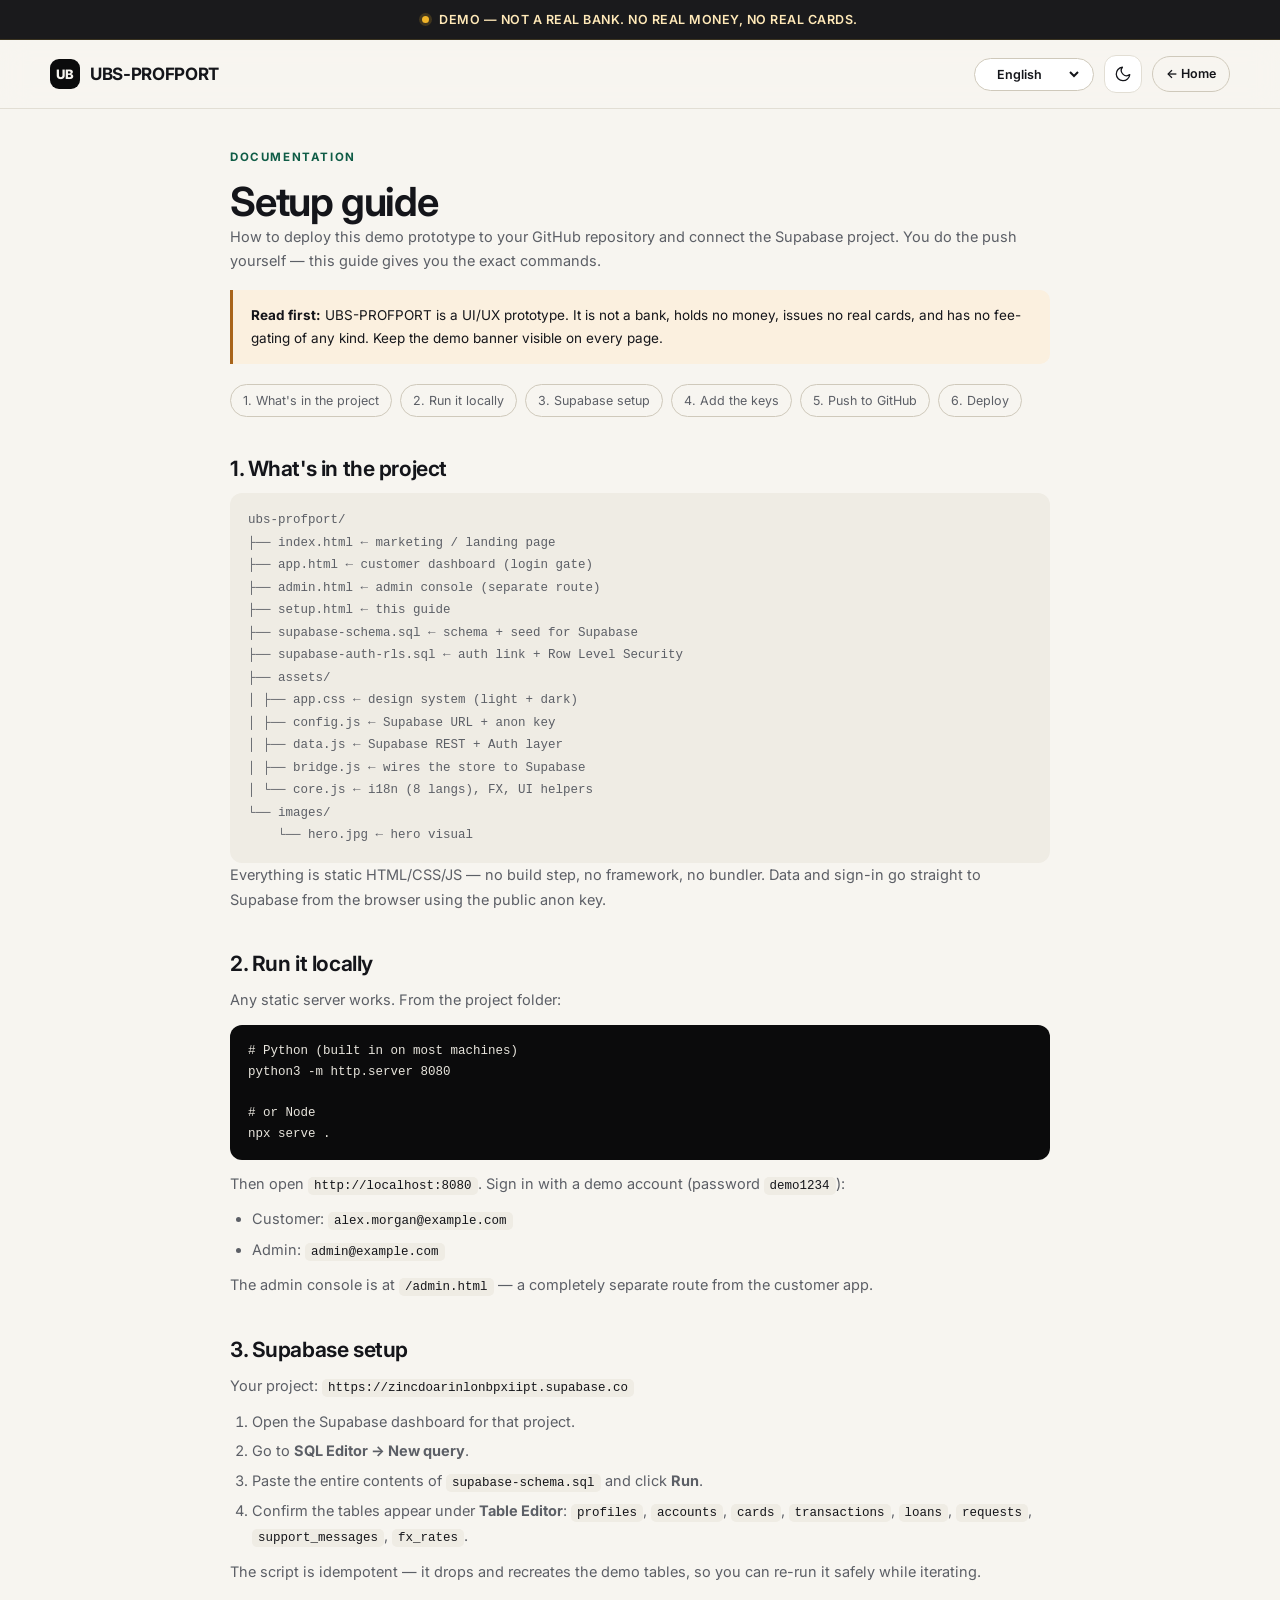
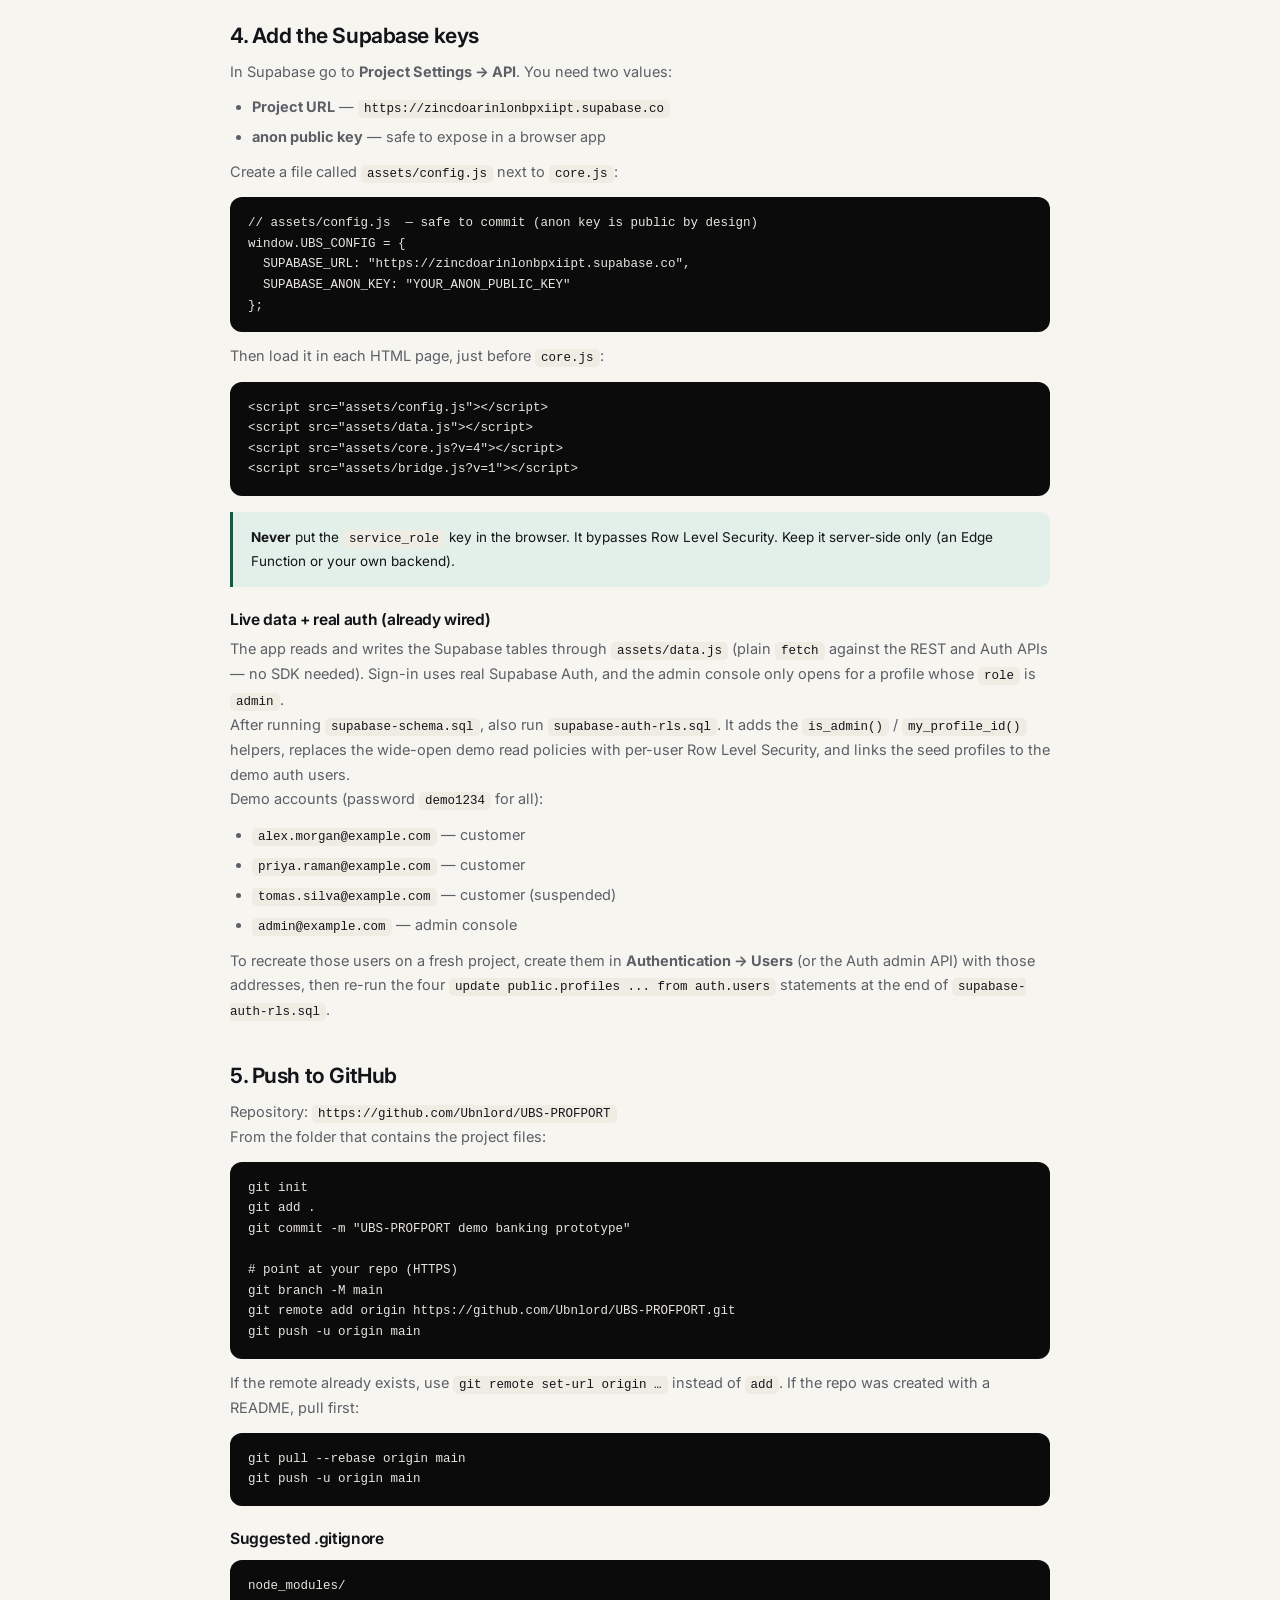
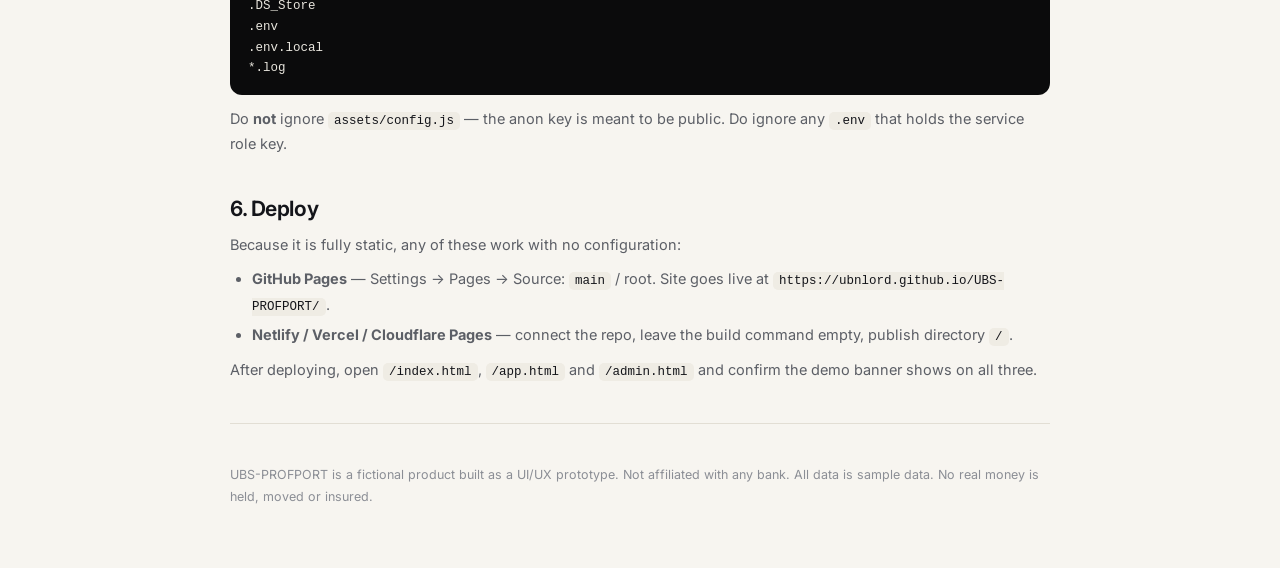
<file: setup.html>
<!DOCTYPE html>
<html lang="en" data-theme="light">
<head>
<meta charset="utf-8">
<meta name="viewport" content="width=device-width, initial-scale=1">
<title>UBS-PROFPORT — Setup Guide</title>
<meta name="robots" content="noindex">
<link rel="preconnect" href="https://fonts.googleapis.com">
<link rel="preconnect" href="https://fonts.gstatic.com" crossorigin>
<link href="https://fonts.googleapis.com/css2?family=Inter:wght@400;500;600;700;800&display=swap" rel="stylesheet">
<link rel="stylesheet" href="assets/app.css">
<style>
  .doc { max-width: 820px; margin: 0 auto; padding: 40px 0 80px; min-width: 0; overflow-wrap: anywhere; }
  .doc h1 { font-size: clamp(28px,4vw,40px); letter-spacing: -.03em; }
  .doc h2 { font-size: 21px; margin: 40px 0 12px; letter-spacing: -.02em; }
  .doc h3 { font-size: 15.5px; margin: 24px 0 8px; }
  .doc p, .doc li { font-size: 14.5px; color: var(--text-2); line-height: 1.7; }
  .doc ul, .doc ol { padding-left: 22px; margin: 10px 0; }
  .doc li { margin: 5px 0; }
  .doc code { font-family: var(--mono); font-size: 12.5px; background: var(--paper-3); padding: 2px 6px; border-radius: 5px; color: var(--text); }
  .doc pre { background: var(--ink); color: #e8e5dd; padding: 16px 18px; border-radius: 12px; overflow-x: auto; max-width: 100%; font-family: var(--mono); font-size: 12.5px; line-height: 1.65; margin: 12px 0; }
  html[data-theme="dark"] .doc pre { background: #0a0b0d; border: 1px solid var(--line); }
  .doc pre code { background: none; padding: 0; color: inherit; }
  .callout { border-left: 3px solid var(--accent); background: var(--accent-soft); padding: 14px 18px; border-radius: 0 10px 10px 0; margin: 16px 0; }
  .callout.warn { border-left-color: var(--warn); background: var(--warn-soft); }
  .callout p { color: var(--text); font-size: 13.5px; margin: 0; }
  .toc { display: flex; flex-wrap: wrap; gap: 8px; margin: 20px 0 8px; }
  .toc a { font-size: 12.5px; padding: 6px 12px; border: 1px solid var(--line-strong); border-radius: 999px; color: var(--text-2); }
  .toc a:hover { background: var(--paper-3); color: var(--text); }
  .filetree { font-family: var(--mono); font-size: 12.5px; line-height: 1.8; background: var(--paper-3); padding: 16px 18px; border-radius: 12px; color: var(--text-2); }
</style>
</head>
<body>

<div class="demo-banner" role="alert">
  <span class="dot" aria-hidden="true"></span>
  <span data-i18n="banner">DEMO — not a real bank. No real money, no real cards.</span>
</div>

<header class="site-nav">
  <div class="wrap inner">
    <a class="brand" href="index.html"><span class="brand-mark">UB</span><span>UBS-PROFPORT</span></a>
    <div class="row gap-10">
      <span id="langSlot"></span>
      <span id="themeSlot"></span>
      <a class="btn sm ghost" href="index.html">← Home</a>
    </div>
  </div>
</header>

<main class="wrap">
  <article class="doc">
    <div class="eyebrow">Documentation</div>
    <h1>Setup guide</h1>
    <p>How to deploy this demo prototype to your GitHub repository and connect the Supabase project. You do the push yourself — this guide gives you the exact commands.</p>

    <div class="callout warn">
      <p><b>Read first:</b> UBS-PROFPORT is a UI/UX prototype. It is not a bank, holds no money, issues no real cards, and has no fee-gating of any kind. Keep the demo banner visible on every page.</p>
    </div>

    <div class="toc">
      <a href="#files">1. What's in the project</a>
      <a href="#local">2. Run it locally</a>
      <a href="#supabase">3. Supabase setup</a>
      <a href="#keys">4. Add the keys</a>
      <a href="#github">5. Push to GitHub</a>
      <a href="#deploy">6. Deploy</a>
    </div>

    <h2 id="files">1. What's in the project</h2>
    <div class="filetree">
ubs-profport/<br>
├── index.html            ← marketing / landing page<br>
├── app.html              ← customer dashboard (login gate)<br>
├── admin.html            ← admin console (separate route)<br>
├── setup.html            ← this guide<br>
├── supabase-schema.sql   ← schema + seed for Supabase<br>
├── supabase-auth-rls.sql ← auth link + Row Level Security<br>
├── assets/<br>
│   ├── app.css           ← design system (light + dark)<br>
│   ├── config.js         ← Supabase URL + anon key<br>
│   ├── data.js           ← Supabase REST + Auth layer<br>
│   ├── bridge.js         ← wires the store to Supabase<br>
│   └── core.js           ← i18n (8 langs), FX, UI helpers<br>
└── images/<br>
&nbsp;&nbsp;&nbsp;&nbsp;└── hero.jpg          ← hero visual
    </div>
    <p>Everything is static HTML/CSS/JS — no build step, no framework, no bundler. Data and sign-in go straight to Supabase from the browser using the public anon key.</p>

    <h2 id="local">2. Run it locally</h2>
    <p>Any static server works. From the project folder:</p>
    <pre><code># Python (built in on most machines)
python3 -m http.server 8080

# or Node
npx serve .</code></pre>
    <p>Then open <code>http://localhost:8080</code>. Sign in with a demo account (password <code>demo1234</code>):</p>
    <ul>
      <li>Customer: <code>alex.morgan@example.com</code></li>
      <li>Admin: <code>admin@example.com</code></li>
    </ul>
    <p>The admin console is at <code>/admin.html</code> — a completely separate route from the customer app.</p>

    <h2 id="supabase">3. Supabase setup</h2>
    <p>Your project: <code>https://zincdoarinlonbpxiipt.supabase.co</code></p>
    <ol>
      <li>Open the Supabase dashboard for that project.</li>
      <li>Go to <b>SQL Editor → New query</b>.</li>
      <li>Paste the entire contents of <code>supabase-schema.sql</code> and click <b>Run</b>.</li>
      <li>Confirm the tables appear under <b>Table Editor</b>: <code>profiles</code>, <code>accounts</code>, <code>cards</code>, <code>transactions</code>, <code>loans</code>, <code>requests</code>, <code>support_messages</code>, <code>fx_rates</code>.</li>
    </ol>
    <p>The script is idempotent — it drops and recreates the demo tables, so you can re-run it safely while iterating.</p>

    <h2 id="keys">4. Add the Supabase keys</h2>
    <p>In Supabase go to <b>Project Settings → API</b>. You need two values:</p>
    <ul>
      <li><b>Project URL</b> — <code>https://zincdoarinlonbpxiipt.supabase.co</code></li>
      <li><b>anon public key</b> — safe to expose in a browser app</li>
    </ul>
    <p>Create a file called <code>assets/config.js</code> next to <code>core.js</code>:</p>
    <pre><code>// assets/config.js  — safe to commit (anon key is public by design)
window.UBS_CONFIG = {
  SUPABASE_URL: "https://zincdoarinlonbpxiipt.supabase.co",
  SUPABASE_ANON_KEY: "YOUR_ANON_PUBLIC_KEY"
};</code></pre>
    <p>Then load it in each HTML page, just before <code>core.js</code>:</p>
    <pre><code>&lt;script src="assets/config.js"&gt;&lt;/script&gt;
&lt;script src="assets/data.js"&gt;&lt;/script&gt;
&lt;script src="assets/core.js?v=4"&gt;&lt;/script&gt;
&lt;script src="assets/bridge.js?v=1"&gt;&lt;/script&gt;</code></pre>

    <div class="callout">
      <p><b>Never</b> put the <code>service_role</code> key in the browser. It bypasses Row Level Security. Keep it server-side only (an Edge Function or your own backend).</p>
    </div>

    <h3>Live data + real auth (already wired)</h3>
    <p>The app reads and writes the Supabase tables through <code>assets/data.js</code> (plain <code>fetch</code> against the REST and Auth APIs — no SDK needed). Sign-in uses real Supabase Auth, and the admin console only opens for a profile whose <code>role</code> is <code>admin</code>.</p>
    <p>After running <code>supabase-schema.sql</code>, also run <code>supabase-auth-rls.sql</code>. It adds the <code>is_admin()</code> / <code>my_profile_id()</code> helpers, replaces the wide-open demo read policies with per-user Row Level Security, and links the seed profiles to the demo auth users.</p>
    <p>Demo accounts (password <code>demo1234</code> for all):</p>
    <ul>
      <li><code>alex.morgan@example.com</code> — customer</li>
      <li><code>priya.raman@example.com</code> — customer</li>
      <li><code>tomas.silva@example.com</code> — customer (suspended)</li>
      <li><code>admin@example.com</code> — admin console</li>
    </ul>
    <p>To recreate those users on a fresh project, create them in <b>Authentication → Users</b> (or the Auth admin API) with those addresses, then re-run the four <code>update public.profiles ... from auth.users</code> statements at the end of <code>supabase-auth-rls.sql</code>.</p>

    <h2 id="github">5. Push to GitHub</h2>
    <p>Repository: <code>https://github.com/Ubnlord/UBS-PROFPORT</code></p>
    <p>From the folder that contains the project files:</p>
    <pre><code>git init
git add .
git commit -m "UBS-PROFPORT demo banking prototype"

# point at your repo (HTTPS)
git branch -M main
git remote add origin https://github.com/Ubnlord/UBS-PROFPORT.git
git push -u origin main</code></pre>
    <p>If the remote already exists, use <code>git remote set-url origin …</code> instead of <code>add</code>. If the repo was created with a README, pull first:</p>
    <pre><code>git pull --rebase origin main
git push -u origin main</code></pre>

    <h3>Suggested .gitignore</h3>
    <pre><code>node_modules/
.DS_Store
.env
.env.local
*.log</code></pre>
    <p>Do <b>not</b> ignore <code>assets/config.js</code> — the anon key is meant to be public. Do ignore any <code>.env</code> that holds the service role key.</p>

    <h2 id="deploy">6. Deploy</h2>
    <p>Because it is fully static, any of these work with no configuration:</p>
    <ul>
      <li><b>GitHub Pages</b> — Settings → Pages → Source: <code>main</code> / root. Site goes live at <code>https://ubnlord.github.io/UBS-PROFPORT/</code>.</li>
      <li><b>Netlify / Vercel / Cloudflare Pages</b> — connect the repo, leave the build command empty, publish directory <code>/</code>.</li>
    </ul>
    <p>After deploying, open <code>/index.html</code>, <code>/app.html</code> and <code>/admin.html</code> and confirm the demo banner shows on all three.</p>

    <hr class="divider" style="margin:40px 0">
    <p style="font-size:12.5px;color:var(--text-3)">UBS-PROFPORT is a fictional product built as a UI/UX prototype. Not affiliated with any bank. All data is sample data. No real money is held, moved or insured.</p>
  </article>
</main>

<div id="toasts"></div>
<script src="assets/config.js"></script>
<script src="assets/data.js"></script>
<script src="assets/core.js?v=4"></script>
<script src="assets/bridge.js?v=1"></script>
<script>
  UBS.initChrome();
  document.getElementById("langSlot").innerHTML = UBS.langSelectHTML();
  document.getElementById("themeSlot").innerHTML = UBS.themeBtnHTML();
  UBS.wireLangSelect();
  UBS.wireThemeBtn();
</script>
</body>
</html>
</file>
<file: assets/app.css>
/* ============================================================
   UBS-PROFPORT — DEMO banking UI prototype
   Design system: high-contrast minimal fintech
   ============================================================ */

:root {
  --ink: #0b0b0c;
  --ink-2: #17181a;
  --ink-3: #24262a;
  --paper: #f7f5f0;
  --paper-2: #ffffff;
  --paper-3: #efece4;
  --line: #e2ded4;
  --line-strong: #cfc9bb;
  --text: #14151a;
  --text-2: #5c5f66;
  --text-3: #8b8e95;
  --accent: #0f5c46;
  --accent-2: #14795c;
  --accent-soft: #e3efe9;
  --warn: #a8641a;
  --warn-soft: #fbf0df;
  --danger: #a32b2b;
  --danger-soft: #fbe9e7;
  --ok: #1c6b4a;
  --ok-soft: #e4f2ea;
  --radius: 18px;
  --radius-sm: 12px;
  --radius-lg: 26px;
  --shadow: 0 1px 2px rgba(16,18,20,.05), 0 12px 32px -18px rgba(16,18,20,.28);
  --shadow-lg: 0 2px 4px rgba(16,18,20,.06), 0 30px 60px -30px rgba(16,18,20,.35);
  --font: "Inter", -apple-system, BlinkMacSystemFont, "Segoe UI", Roboto, Helvetica, Arial, sans-serif;
  --mono: "SFMono-Regular", ui-monospace, "JetBrains Mono", Menlo, Consolas, monospace;
  --banner-h: 40px;
}

html[data-theme="dark"] {
  --ink: #f4f2ec;
  --ink-2: #e8e5dd;
  --ink-3: #d5d1c7;
  --paper: #0c0d0f;
  --paper-2: #141619;
  --paper-3: #1b1e22;
  --line: #262a2f;
  --line-strong: #363b42;
  --text: #f2f0ea;
  --text-2: #a8adb5;
  --text-3: #7c828b;
  --accent: #3fbf95;
  --accent-2: #57d3a9;
  --accent-soft: #12312a;
  --warn: #e0a45c;
  --warn-soft: #2e2417;
  --danger: #e07a72;
  --danger-soft: #331d1c;
  --ok: #4ecb9b;
  --ok-soft: #122e26;
  --shadow: 0 1px 2px rgba(0,0,0,.5), 0 18px 40px -22px rgba(0,0,0,.9);
  --shadow-lg: 0 2px 6px rgba(0,0,0,.6), 0 40px 80px -40px rgba(0,0,0,1);
}

* { box-sizing: border-box; }
html, body { margin: 0; padding: 0; }
html { scroll-behavior: smooth; -webkit-text-size-adjust: 100%; }
body {
  font-family: var(--font);
  background: var(--paper);
  color: var(--text);
  line-height: 1.55;
  -webkit-font-smoothing: antialiased;
  padding-top: var(--banner-h);
  transition: background .25s ease, color .25s ease;
  overflow-x: hidden;
}
img { max-width: 100%; display: block; }
a { color: inherit; text-decoration: none; }
button, input, select, textarea { font: inherit; color: inherit; }
h1,h2,h3,h4 { margin: 0; line-height: 1.15; letter-spacing: -.02em; font-weight: 650; }
p { margin: 0; }
::selection { background: var(--accent); color: #fff; }

/* ---------- DEMO BANNER (fixed, every page) ---------- */
.demo-banner {
  position: fixed; top: 0; left: 0; right: 0; z-index: 9999;
  height: var(--banner-h);
  display: flex; align-items: center; justify-content: center; gap: 10px;
  background: #1a1a1c;
  color: #ffe9b8;
  font-size: 12.5px; font-weight: 600; letter-spacing: .04em;
  text-transform: uppercase;
  border-bottom: 1px solid #3a3320;
  padding: 0 14px; text-align: center;
}
.demo-banner .dot {
  width: 7px; height: 7px; border-radius: 50%; background: #f0b429;
  box-shadow: 0 0 0 3px rgba(240,180,41,.18); flex: none;
  animation: pulse 2.4s ease-in-out infinite;
}
@keyframes pulse { 0%,100%{opacity:1} 50%{opacity:.35} }
@media (max-width: 560px) {
  .demo-banner { font-size: 10.5px; letter-spacing: .02em; }
  :root { --banner-h: 46px; }
}

/* ---------- Layout helpers ---------- */
.wrap { width: min(1180px, 100% - 40px); margin-inline: auto; }
.wrap-narrow { width: min(880px, 100% - 40px); margin-inline: auto; }
.stack { display: flex; flex-direction: column; }
.row { display: flex; align-items: center; }
.gap-6 { gap: 6px; } .gap-8 { gap: 8px; } .gap-10 { gap: 10px; }
.gap-12 { gap: 12px; } .gap-16 { gap: 16px; } .gap-20 { gap: 20px; }
.gap-24 { gap: 24px; } .gap-32 { gap: 32px; }
.spread { display: flex; align-items: center; justify-content: space-between; gap: 16px; }
.muted { color: var(--text-2); }
.dim { color: var(--text-3); }
.mono { font-family: var(--mono); letter-spacing: .02em; }
.center { text-align: center; }
.hide { display: none !important; }
.sr-only { position:absolute; width:1px; height:1px; overflow:hidden; clip:rect(0 0 0 0); }

/* ---------- Buttons ---------- */
.btn {
  display: inline-flex; align-items: center; justify-content: center; gap: 8px;
  padding: 11px 18px; border-radius: 999px; border: 1px solid transparent;
  background: var(--ink); color: var(--paper);
  font-size: 14px; font-weight: 600; cursor: pointer;
  transition: transform .12s ease, opacity .15s ease, background .15s ease, border-color .15s;
  white-space: nowrap;
}
html[data-theme="dark"] .btn { background: var(--accent); color: #06231b; }
.btn:hover { opacity: .9; }
.btn:active { transform: translateY(1px); }
.btn.ghost { background: transparent; color: var(--text); border-color: var(--line-strong); }
.btn.ghost:hover { background: var(--paper-3); }
.btn.accent { background: var(--accent); color: #fff; }
html[data-theme="dark"] .btn.accent { color: #06231b; }
.btn.danger { background: var(--danger); color: #fff; }
.btn.sm { padding: 7px 13px; font-size: 12.5px; }
.btn.xs { padding: 5px 10px; font-size: 11.5px; border-radius: 8px; }
.btn.block { width: 100%; }
.btn:disabled { opacity: .45; cursor: not-allowed; }
.icon-btn {
  width: 38px; height: 38px; border-radius: 12px; border: 1px solid var(--line);
  background: var(--paper-2); display: inline-flex; align-items: center; justify-content: center;
  cursor: pointer; color: var(--text); transition: background .15s, border-color .15s;
}
.icon-btn:hover { background: var(--paper-3); border-color: var(--line-strong); }
.icon-btn svg { width: 18px; height: 18px; }

/* ---------- Cards ---------- */
.card {
  background: var(--paper-2); border: 1px solid var(--line);
  border-radius: var(--radius); padding: 22px; box-shadow: var(--shadow);
}
.card.flat { box-shadow: none; }
.card.pad-lg { padding: 30px; }
.card-title { font-size: 15px; font-weight: 650; letter-spacing: -.01em; }
.card-sub { font-size: 12.5px; color: var(--text-2); margin-top: 3px; }
.divider { height: 1px; background: var(--line); border: 0; margin: 18px 0; }

/* ---------- Pills / badges ---------- */
.pill {
  display: inline-flex; align-items: center; gap: 6px;
  padding: 4px 10px; border-radius: 999px; font-size: 11.5px; font-weight: 600;
  background: var(--paper-3); color: var(--text-2); border: 1px solid var(--line);
  white-space: nowrap;
}
.pill.ok { background: var(--ok-soft); color: var(--ok); border-color: transparent; }
.pill.warn { background: var(--warn-soft); color: var(--warn); border-color: transparent; }
.pill.danger { background: var(--danger-soft); color: var(--danger); border-color: transparent; }
.pill.accent { background: var(--accent-soft); color: var(--accent); border-color: transparent; }
.pill .dot { width: 6px; height: 6px; border-radius: 50%; background: currentColor; }

/* ---------- Forms ---------- */
.field { display: flex; flex-direction: column; gap: 6px; }
.field label { font-size: 12px; font-weight: 600; color: var(--text-2); letter-spacing: .01em; }
.input, select.input, textarea.input {
  width: 100%; padding: 11px 13px; border-radius: var(--radius-sm);
  border: 1px solid var(--line-strong); background: var(--paper-2); color: var(--text);
  font-size: 14px; outline: none; transition: border-color .15s, box-shadow .15s;
}
.input:focus { border-color: var(--accent); box-shadow: 0 0 0 3px var(--accent-soft); }
textarea.input { resize: vertical; min-height: 90px; }
.form-grid { display: grid; grid-template-columns: 1fr 1fr; gap: 14px; }
.form-grid .full { grid-column: 1 / -1; }
@media (max-width: 620px) { .form-grid { grid-template-columns: 1fr; } }

/* ---------- Tables ---------- */
.table-wrap { overflow-x: auto; border-radius: var(--radius-sm); border: 1px solid var(--line); }
table.tbl { width: 100%; border-collapse: collapse; font-size: 13.5px; min-width: 560px; }
table.tbl th {
  text-align: left; font-size: 11px; text-transform: uppercase; letter-spacing: .07em;
  color: var(--text-3); font-weight: 650; padding: 11px 14px; background: var(--paper-3);
  border-bottom: 1px solid var(--line); white-space: nowrap;
}
table.tbl td { padding: 12px 14px; border-bottom: 1px solid var(--line); vertical-align: middle; }
table.tbl tr:last-child td { border-bottom: 0; }
table.tbl tbody tr:hover { background: var(--paper-3); }
.amt-pos { color: var(--ok); font-weight: 600; font-variant-numeric: tabular-nums; }
.amt-neg { color: var(--danger); font-weight: 600; font-variant-numeric: tabular-nums; }

/* ---------- Toast ---------- */
#toasts { position: fixed; bottom: 24px; right: 24px; z-index: 10000; display: flex; flex-direction: column; gap: 10px; }
.toast {
  background: var(--ink); color: var(--paper); padding: 12px 16px; border-radius: 12px;
  font-size: 13px; font-weight: 500; box-shadow: var(--shadow-lg); max-width: 340px;
  animation: toastIn .25s ease; display: flex; gap: 10px; align-items: flex-start;
}
html[data-theme="dark"] .toast { background: var(--paper-3); color: var(--text); border: 1px solid var(--line-strong); }
@keyframes toastIn { from { opacity: 0; transform: translateY(8px); } }
@media (max-width: 560px) { #toasts { left: 16px; right: 16px; bottom: 84px; } .toast { max-width: none; } }

/* ---------- Modal ---------- */
.modal-backdrop {
  position: fixed; inset: 0; background: rgba(8,9,10,.55); backdrop-filter: blur(3px);
  z-index: 9000; display: flex; align-items: center; justify-content: center; padding: 20px;
  animation: fadeIn .18s ease;
}
@keyframes fadeIn { from { opacity: 0; } }
.modal {
  background: var(--paper-2); border: 1px solid var(--line); border-radius: var(--radius-lg);
  width: min(520px, 100%); max-height: 88vh; overflow-y: auto; padding: 26px;
  box-shadow: var(--shadow-lg); animation: modalIn .22s cubic-bezier(.2,.8,.3,1);
}
@keyframes modalIn { from { opacity: 0; transform: translateY(14px) scale(.98); } }
.modal h3 { font-size: 19px; margin-bottom: 4px; }
.modal .modal-sub { font-size: 13px; color: var(--text-2); margin-bottom: 20px; }
.modal-actions { display: flex; gap: 10px; justify-content: flex-end; margin-top: 22px; }

/* ---------- Home page ---------- */
.site-nav {
  position: sticky; top: var(--banner-h); z-index: 100;
  background: color-mix(in srgb, var(--paper) 88%, transparent);
  backdrop-filter: blur(14px); border-bottom: 1px solid var(--line);
}
.site-nav .inner { display: flex; align-items: center; justify-content: space-between; height: 68px; gap: 10px; min-width: 0; }
.site-nav .inner > .row { flex-wrap: nowrap; min-width: 0; }
@media (max-width: 560px) {
  .site-nav .inner .btn.sm { display: none; }
  .site-nav .inner .brand span:last-child { display: none; }
}
.brand { display: flex; align-items: center; gap: 10px; font-weight: 700; letter-spacing: -.02em; font-size: 17px; }
.brand-mark {
  width: 30px; height: 30px; border-radius: 9px; background: var(--ink); color: var(--paper);
  display: grid; place-items: center; font-size: 13px; font-weight: 800; letter-spacing: -.03em;
}
html[data-theme="dark"] .brand-mark { background: var(--accent); color: #06231b; }
.nav-links { display: flex; align-items: center; gap: 26px; font-size: 14px; font-weight: 500; color: var(--text-2); }
.nav-links a:hover { color: var(--text); }
@media (max-width: 860px) { .nav-links { display: none; } }

.hero { padding: 72px 0 40px; }
.hero-grid { display: grid; grid-template-columns: 1.05fr .95fr; gap: 56px; align-items: center; }
.hero h1 { font-size: clamp(38px, 5.2vw, 66px); letter-spacing: -.035em; line-height: 1.02; }
.hero h1 em { font-style: normal; color: var(--accent); }
.hero .lede { font-size: 17px; color: var(--text-2); margin-top: 20px; max-width: 46ch; }
.hero-cta { display: flex; gap: 12px; margin-top: 30px; flex-wrap: wrap; }
.hero-visual { position: relative; }
.hero-visual img { border-radius: var(--radius-lg); box-shadow: var(--shadow-lg); }
.hero-badge {
  position: absolute; bottom: -18px; left: 0; background: var(--paper-2);
  border: 1px solid var(--line); border-radius: 16px; padding: 14px 18px; box-shadow: var(--shadow);
  display: flex; align-items: center; gap: 12px;
}
@media (max-width: 900px) {
  .hero-grid { grid-template-columns: 1fr; gap: 40px; }
  .hero { padding: 44px 0 24px; }
  .hero-badge { left: 12px; bottom: -14px; }
}

.section { padding: 64px 0; }
.section-head { max-width: 62ch; margin-bottom: 36px; }
.section-head h2 { font-size: clamp(26px, 3.4vw, 38px); letter-spacing: -.03em; }
.section-head p { color: var(--text-2); margin-top: 12px; font-size: 15.5px; }
.eyebrow { font-size: 11.5px; font-weight: 700; letter-spacing: .14em; text-transform: uppercase; color: var(--accent); margin-bottom: 12px; }

.feature-grid { display: grid; grid-template-columns: repeat(3, 1fr); gap: 18px; }
@media (max-width: 900px) { .feature-grid { grid-template-columns: 1fr 1fr; } }
@media (max-width: 600px) { .feature-grid { grid-template-columns: 1fr; } }
.feature { padding: 24px; border-radius: var(--radius); border: 1px solid var(--line); background: var(--paper-2); }
.feature .fi {
  width: 40px; height: 40px; border-radius: 12px; background: var(--paper-3);
  display: grid; place-items: center; margin-bottom: 16px; color: var(--text);
}
.feature .fi svg { width: 20px; height: 20px; }
.feature h3 { font-size: 15.5px; margin-bottom: 7px; }
.feature p { font-size: 13.5px; color: var(--text-2); }

.rates-strip { display: grid; grid-template-columns: repeat(4, 1fr); gap: 14px; }
@media (max-width: 760px) { .rates-strip { grid-template-columns: 1fr 1fr; } }
.rate-card { padding: 18px; border-radius: var(--radius-sm); border: 1px solid var(--line); background: var(--paper-2); }
.rate-card .code { font-size: 11.5px; font-weight: 700; letter-spacing: .08em; color: var(--text-3); }
.rate-card .val { font-size: 22px; font-weight: 650; letter-spacing: -.02em; margin-top: 6px; font-variant-numeric: tabular-nums; }
.rate-card .chg { font-size: 12px; margin-top: 2px; }

.cta-band {
  background: var(--ink); color: var(--paper); border-radius: var(--radius-lg);
  padding: 52px; display: flex; align-items: center; justify-content: space-between; gap: 32px; flex-wrap: wrap;
}
html[data-theme="dark"] .cta-band { background: var(--paper-3); color: var(--text); border: 1px solid var(--line-strong); }
.cta-band h2 { font-size: clamp(24px, 3vw, 34px); letter-spacing: -.03em; }
.cta-band p { opacity: .72; margin-top: 10px; font-size: 14.5px; max-width: 48ch; }
.cta-band .btn { background: var(--paper); color: var(--ink); }
html[data-theme="dark"] .cta-band .btn { background: var(--accent); color: #06231b; }

.site-footer { border-top: 1px solid var(--line); padding: 40px 0 60px; margin-top: 40px; }
.footer-grid { display: flex; justify-content: space-between; gap: 32px; flex-wrap: wrap; font-size: 13px; color: var(--text-2); }
.footer-note { margin-top: 26px; font-size: 12px; color: var(--text-3); max-width: 70ch; line-height: 1.6; }

/* ---------- App shell (user + admin) ---------- */
.app-shell { display: grid; grid-template-columns: 264px minmax(0, 1fr); min-height: calc(100vh - var(--banner-h)); }
.sidebar {
  border-right: 1px solid var(--line); background: var(--paper-2);
  padding: 22px 16px; position: sticky; top: var(--banner-h); height: calc(100vh - var(--banner-h));
  overflow-y: auto; display: flex; flex-direction: column; gap: 6px;
}
.sidebar .brand { padding: 4px 8px 18px; }
.side-label { font-size: 10.5px; font-weight: 700; letter-spacing: .12em; text-transform: uppercase; color: var(--text-3); padding: 16px 10px 6px; }
.side-link {
  display: flex; align-items: center; gap: 11px; padding: 10px 11px; border-radius: 11px;
  font-size: 13.5px; font-weight: 500; color: var(--text-2); cursor: pointer;
  border: 1px solid transparent; transition: background .14s, color .14s;
}
.side-link svg { width: 17px; height: 17px; flex: none; opacity: .8; }
.side-link:hover { background: var(--paper-3); color: var(--text); }
.side-link.active { background: var(--ink); color: var(--paper); }
html[data-theme="dark"] .side-link.active { background: var(--accent); color: #06231b; }
.side-link.active svg { opacity: 1; }
.side-link .badge { margin-left: auto; font-size: 10.5px; font-weight: 700; background: var(--danger); color: #fff; border-radius: 999px; padding: 1px 7px; }
.sidebar-foot { margin-top: auto; padding-top: 16px; border-top: 1px solid var(--line); }

.main { padding: 26px 30px 60px; min-width: 0; max-width: 100%; }
.topbar { display: flex; align-items: center; justify-content: space-between; gap: 16px; margin-bottom: 26px; flex-wrap: wrap; }
.topbar h1 { font-size: 24px; letter-spacing: -.025em; }
.topbar .sub { font-size: 13px; color: var(--text-2); margin-top: 3px; }
.topbar-actions { display: flex; align-items: center; gap: 10px; }

.mobile-topbar { display: none; }
@media (max-width: 980px) {
  .app-shell { grid-template-columns: 1fr; }
  .sidebar {
    position: fixed; top: var(--banner-h); left: 0; bottom: 0; width: 280px; z-index: 800;
    transform: translateX(-102%); transition: transform .26s cubic-bezier(.2,.8,.3,1);
    box-shadow: var(--shadow-lg); height: auto;
  }
  .sidebar.open { transform: translateX(0); }
  .main { padding: 18px 16px 110px; }
  .mobile-topbar { display: flex; align-items: center; justify-content: space-between; gap: 12px; margin-bottom: 18px; }
  .scrim { position: fixed; inset: 0; background: rgba(8,9,10,.45); z-index: 790; }
}

/* ---------- Balance / account card ---------- */
.balance-card {
  background: var(--ink); color: var(--paper); border-radius: var(--radius-lg);
  padding: 28px; position: relative; overflow: hidden;
}
html[data-theme="dark"] .balance-card { background: var(--paper-3); color: var(--text); border: 1px solid var(--line-strong); }
.balance-card::after {
  content: ""; position: absolute; right: -60px; top: -60px; width: 220px; height: 220px;
  border-radius: 50%; background: radial-gradient(circle, rgba(63,191,149,.22), transparent 70%);
}
.balance-card .label { font-size: 12px; opacity: .62; letter-spacing: .04em; }
.balance-card .amount { font-size: clamp(30px, 4.4vw, 44px); font-weight: 650; letter-spacing: -.035em; margin-top: 6px; font-variant-numeric: tabular-nums; }
.balance-card .acct { font-family: var(--mono); font-size: 12.5px; opacity: .6; margin-top: 4px; }
.balance-card .split { display: flex; gap: 40px; margin-top: 24px; padding-top: 18px; border-top: 1px solid rgba(255,255,255,.14); }
html[data-theme="dark"] .balance-card .split { border-top-color: var(--line-strong); }
.balance-card .split .k { font-size: 11px; opacity: .6; }
.balance-card .split .v { font-size: 15px; font-weight: 600; margin-top: 2px; font-variant-numeric: tabular-nums; }

/* ---------- Quick action grid (reference-image style) ---------- */
.quick-grid { display: grid; grid-template-columns: repeat(3, 1fr); gap: 10px; }
@media (max-width: 420px) { .quick-grid { grid-template-columns: repeat(3, 1fr); gap: 8px; } }
.quick-item {
  display: flex; flex-direction: column; align-items: center; gap: 9px;
  padding: 16px 8px; border-radius: 16px; background: var(--paper-2);
  border: 1px solid var(--line); cursor: pointer; text-align: center;
  transition: transform .14s, border-color .14s, background .14s;
}
.quick-item:hover { transform: translateY(-2px); border-color: var(--line-strong); background: var(--paper-3); }
.quick-item .qi {
  width: 42px; height: 42px; border-radius: 13px; background: var(--paper-3);
  display: grid; place-items: center; color: var(--text);
}
html[data-theme="dark"] .quick-item .qi { background: var(--paper-3); }
.quick-item .qi svg { width: 20px; height: 20px; }
.quick-item span { font-size: 11.5px; font-weight: 550; color: var(--text-2); line-height: 1.25; }

/* ---------- Bank cards ---------- */
.cards-row { display: grid; grid-template-columns: 1fr 1fr; gap: 18px; }
@media (max-width: 760px) { .cards-row { grid-template-columns: 1fr; } }
.bank-card {
  border-radius: 20px; padding: 22px; color: #fff; position: relative; overflow: hidden;
  min-height: 196px; display: flex; flex-direction: column; justify-content: space-between;
  box-shadow: var(--shadow);
}
.bank-card.debit { background: linear-gradient(135deg, #14161a 0%, #23272d 55%, #0f5c46 140%); }
.bank-card.credit { background: linear-gradient(135deg, #2a2118 0%, #4a3a24 60%, #a8641a 150%); }
.bank-card .bc-top { display: flex; justify-content: space-between; align-items: flex-start; }
.bank-card .bc-brand { font-size: 12px; font-weight: 700; letter-spacing: .1em; opacity: .9; }
.bank-card .bc-type { font-size: 10.5px; letter-spacing: .12em; text-transform: uppercase; opacity: .65; }
.bank-card .bc-num { font-family: var(--mono); font-size: clamp(15px, 2.4vw, 19px); letter-spacing: .12em; margin: 18px 0 4px; }
.bank-card .bc-meta { display: flex; gap: 26px; font-size: 10.5px; opacity: .8; }
.bank-card .bc-meta b { display: block; font-size: 12.5px; font-weight: 600; letter-spacing: .04em; margin-top: 2px; }
.bank-card .bc-chip { width: 34px; height: 25px; border-radius: 5px; background: linear-gradient(135deg,#d9c48a,#a8905a); opacity: .85; }
.bank-card .sample-tag {
  position: absolute; top: 14px; right: 14px; font-size: 9px; font-weight: 700;
  letter-spacing: .1em; text-transform: uppercase; background: rgba(255,255,255,.16);
  padding: 3px 8px; border-radius: 999px; backdrop-filter: blur(4px);
}

/* ---------- Stat tiles ---------- */
.stat-grid { display: grid; grid-template-columns: repeat(4, 1fr); gap: 14px; }
@media (max-width: 900px) { .stat-grid { grid-template-columns: 1fr 1fr; } }
.stat { padding: 18px; border-radius: var(--radius-sm); border: 1px solid var(--line); background: var(--paper-2); }
.stat .k { font-size: 11.5px; color: var(--text-3); font-weight: 600; letter-spacing: .03em; }
.stat .v { font-size: 22px; font-weight: 650; letter-spacing: -.02em; margin-top: 6px; font-variant-numeric: tabular-nums; }
.stat .d { font-size: 11.5px; margin-top: 3px; }

/* ---------- Panels / views ---------- */
.view { display: none; animation: viewIn .22s ease; }
.view.active { display: block; }
@keyframes viewIn { from { opacity: 0; transform: translateY(6px); } }
.grid-2 { display: grid; grid-template-columns: 1.35fr 1fr; gap: 18px; align-items: start; }
.grid-2.even { grid-template-columns: 1fr 1fr; }
@media (max-width: 980px) { .grid-2, .grid-2.even { grid-template-columns: 1fr; } }

/* ---------- Bottom nav (mobile) ---------- */
.bottom-nav {
  display: none; position: fixed; bottom: 0; left: 0; right: 0; z-index: 700;
  background: color-mix(in srgb, var(--paper-2) 94%, transparent);
  backdrop-filter: blur(16px); border-top: 1px solid var(--line);
  padding: 8px 6px calc(8px + env(safe-area-inset-bottom));
}
.bottom-nav .bn-inner { display: grid; grid-template-columns: repeat(5, 1fr); }
.bn-item {
  display: flex; flex-direction: column; align-items: center; gap: 3px;
  padding: 6px 2px; font-size: 10px; font-weight: 550; color: var(--text-3);
  cursor: pointer; border-radius: 10px; background: none; border: 0;
}
.bn-item svg { width: 21px; height: 21px; }
.bn-item.active { color: var(--accent); }
@media (max-width: 980px) { .bottom-nav { display: block; } }

/* ---------- Language selector ---------- */
.lang-select {
  display: inline-flex; align-items: center; gap: 7px; padding: 7px 11px;
  border-radius: 999px; border: 1px solid var(--line-strong); background: var(--paper-2);
  font-size: 12.5px; font-weight: 600; cursor: pointer;
}
.lang-select select { border: 0; background: transparent; font-size: 12.5px; font-weight: 600; cursor: pointer; outline: none; }

/* ---------- Support thread ---------- */
.thread { display: flex; flex-direction: column; gap: 12px; max-height: 420px; overflow-y: auto; padding: 4px; }
.msg { max-width: 78%; padding: 11px 14px; border-radius: 14px; font-size: 13.5px; line-height: 1.5; }
.msg.user { align-self: flex-end; background: var(--ink); color: var(--paper); border-bottom-right-radius: 4px; }
html[data-theme="dark"] .msg.user { background: var(--accent); color: #06231b; }
.msg.admin { align-self: flex-start; background: var(--paper-3); color: var(--text); border-bottom-left-radius: 4px; }
.msg .meta { font-size: 10.5px; opacity: .6; margin-top: 5px; }

/* ---------- Empty state ---------- */
.empty { text-align: center; padding: 40px 20px; color: var(--text-3); font-size: 13.5px; }
.empty svg { width: 34px; height: 34px; margin-bottom: 10px; opacity: .5; }

/* ---------- Tabs ---------- */
.tabs { display: flex; gap: 4px; border-bottom: 1px solid var(--line); margin-bottom: 20px; overflow-x: auto; }
.tab {
  padding: 10px 14px; font-size: 13px; font-weight: 600; color: var(--text-3);
  border: 0; background: none; cursor: pointer; border-bottom: 2px solid transparent;
  white-space: nowrap;
}
.tab.active { color: var(--text); border-bottom-color: var(--accent); }

/* ---------- Admin specific ---------- */
.admin-shell { display: grid; grid-template-columns: 250px minmax(0, 1fr); min-height: calc(100vh - var(--banner-h)); }
@media (max-width: 980px) {
  .admin-shell { grid-template-columns: minmax(0, 1fr); }
  .admin-shell .sidebar {
    position: fixed; top: var(--banner-h); left: 0; bottom: 0; width: 280px; z-index: 800;
    transform: translateX(-102%); transition: transform .26s cubic-bezier(.2,.8,.3,1);
    box-shadow: var(--shadow-lg); height: auto;
  }
  .admin-shell .sidebar.open { transform: translateX(0); }
  .admin-shell .main { padding: 18px 16px 40px; }
  .admin-shell .mobile-topbar { display: flex; align-items: center; justify-content: space-between; gap: 12px; margin-bottom: 18px; }
}
.admin-shell .sidebar { background: var(--paper-2); }
.admin-tag { font-size: 10px; font-weight: 700; letter-spacing: .1em; text-transform: uppercase; color: var(--warn); background: var(--warn-soft); padding: 3px 8px; border-radius: 6px; }
.user-cell { display: flex; align-items: center; gap: 10px; }
.avatar {
  width: 32px; height: 32px; border-radius: 50%; background: var(--paper-3);
  display: grid; place-items: center; font-size: 12px; font-weight: 700; color: var(--text-2); flex: none;
}
.avatar.lg { width: 44px; height: 44px; font-size: 15px; }
.row-actions { display: flex; gap: 6px; flex-wrap: wrap; }

/* ---------- Print ---------- */
@media print {
  .demo-banner, .sidebar, .bottom-nav, .topbar-actions, .site-nav { display: none !important; }
  body { padding-top: 0; }
  .app-shell, .admin-shell { grid-template-columns: 1fr; }
}
</file>
